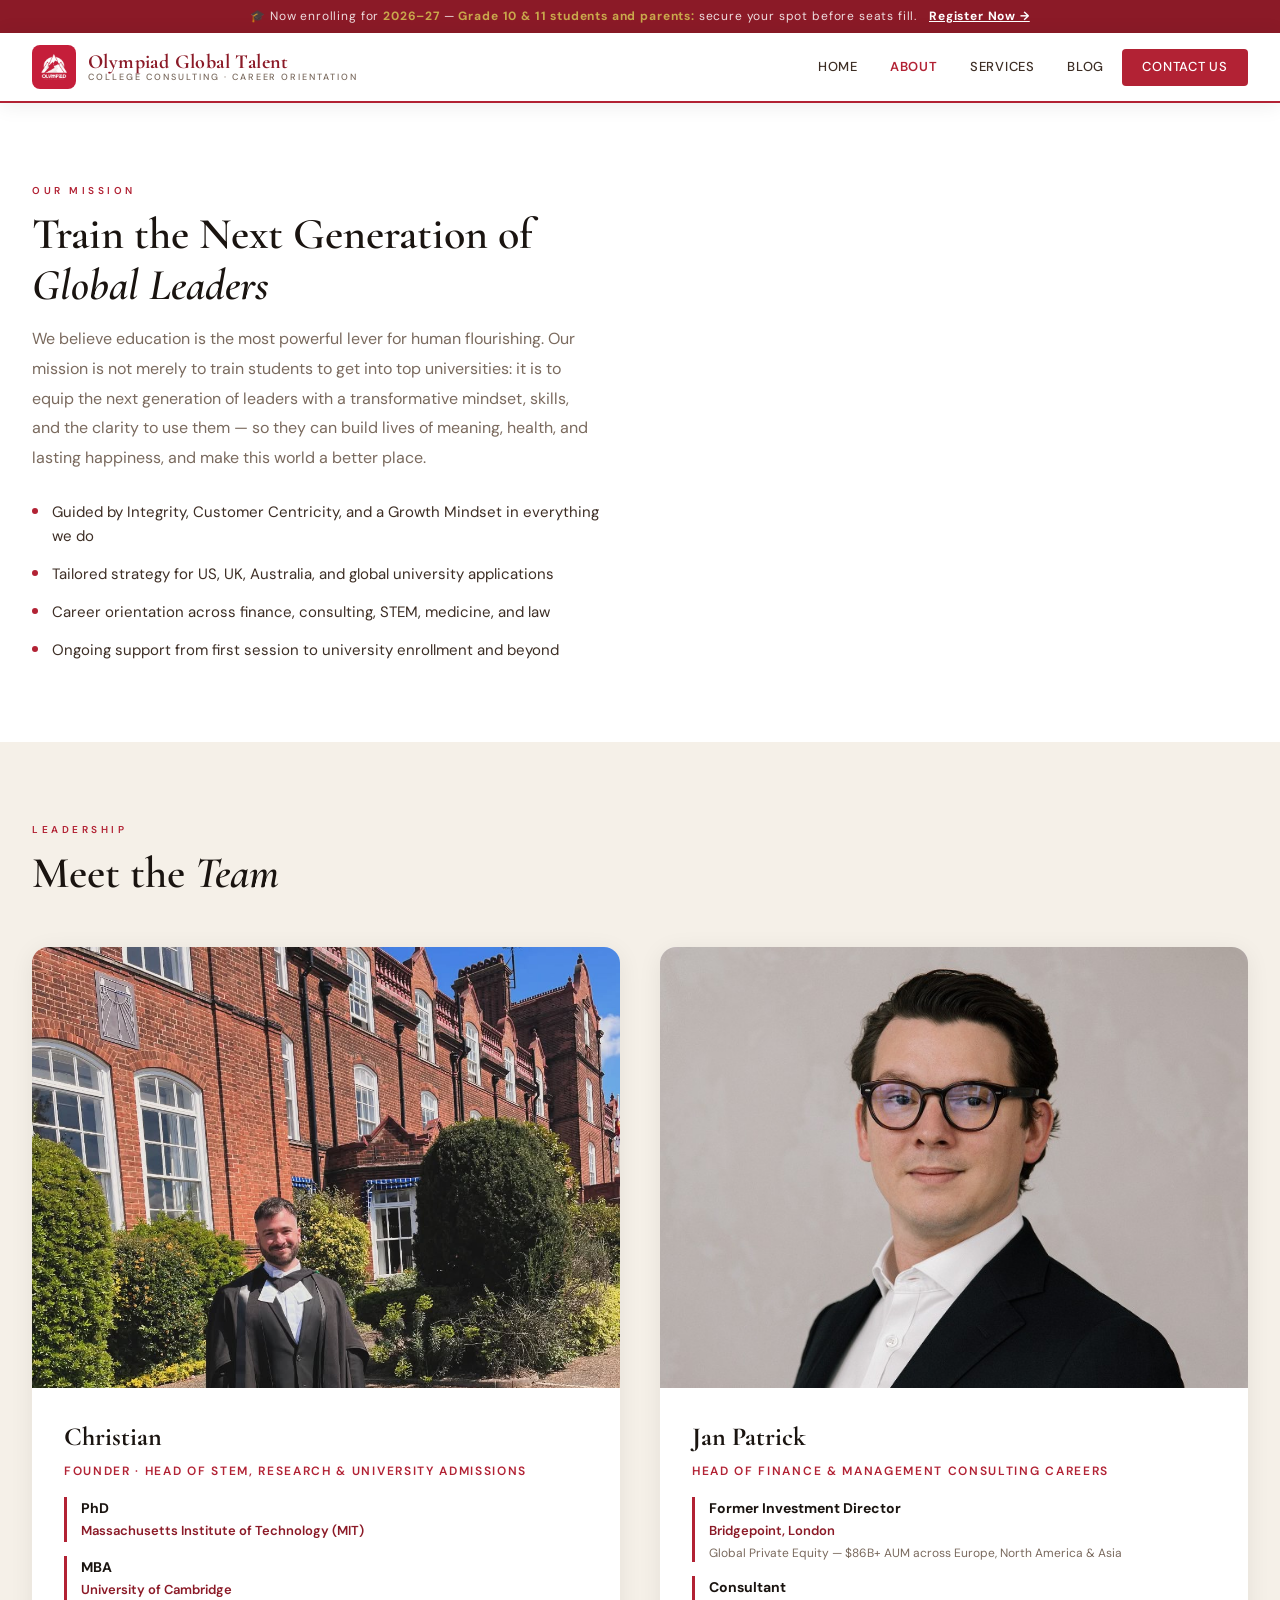
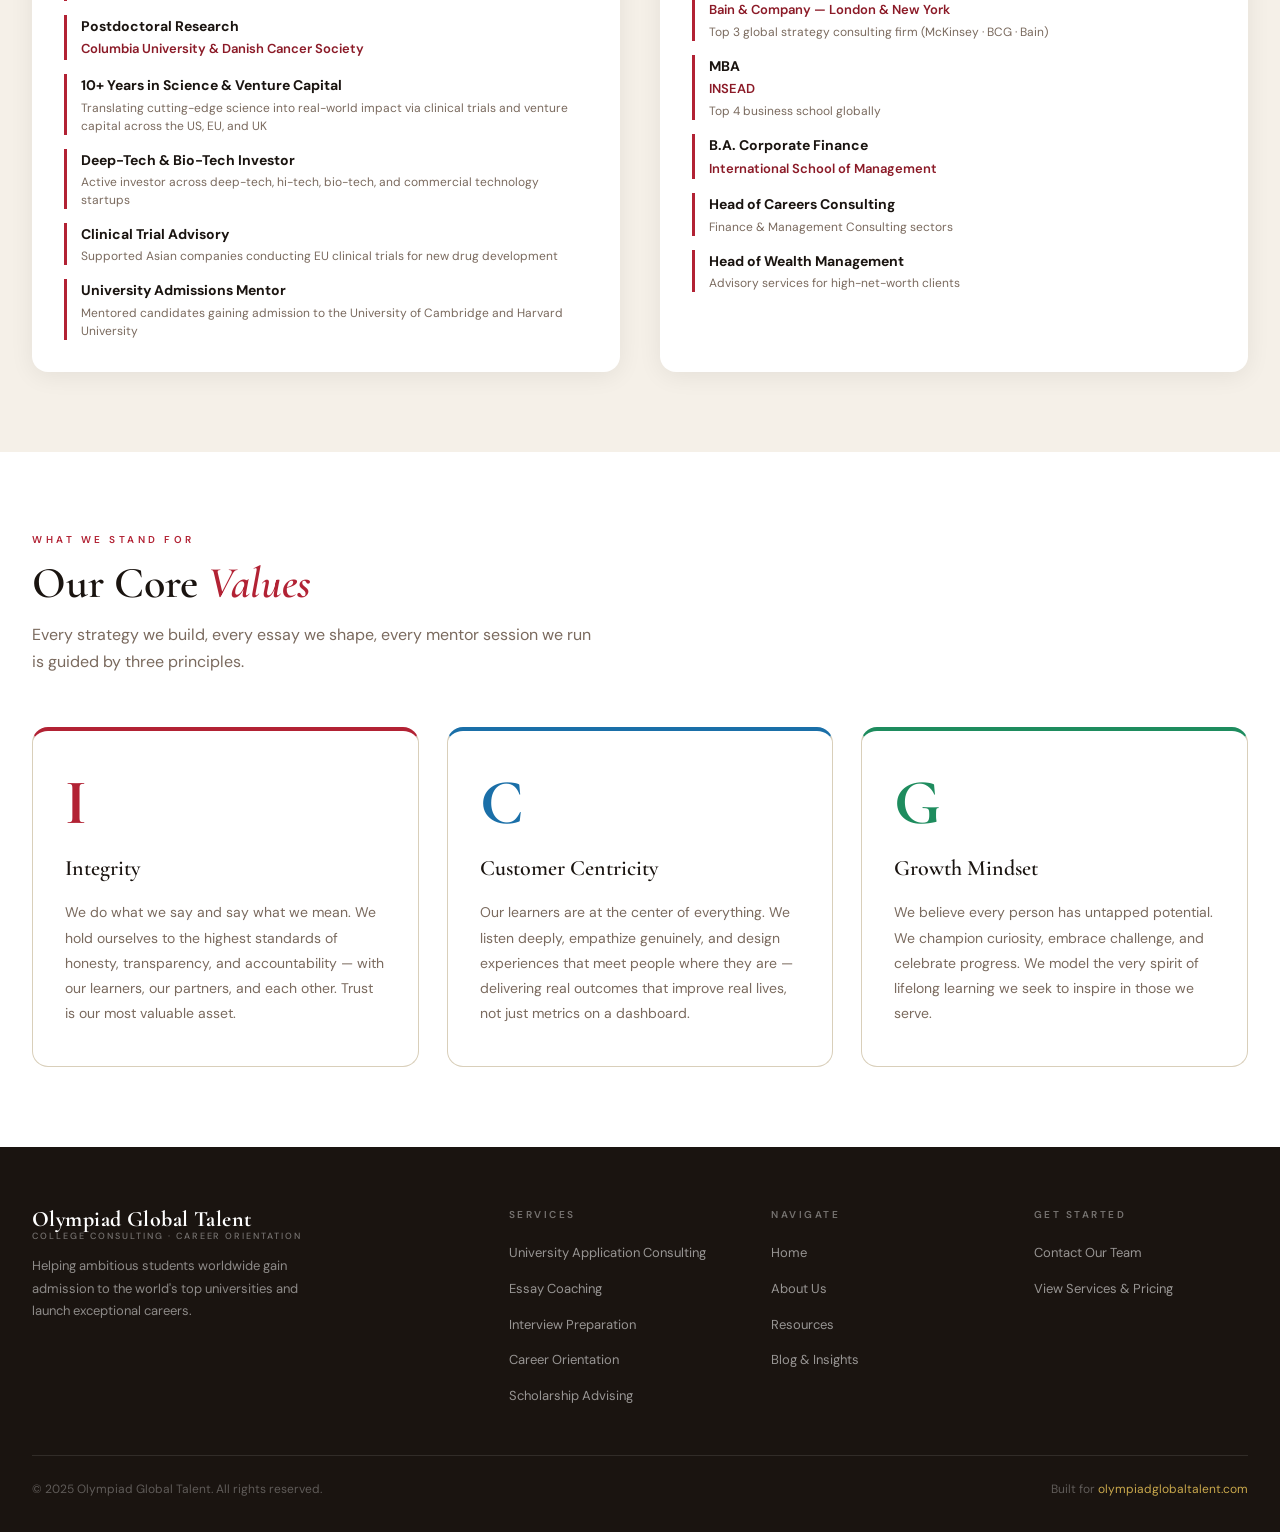
<file: about.html>
<!DOCTYPE html>
<html lang="en">
<head>
  <meta charset="UTF-8" />
  <meta name="viewport" content="width=device-width, initial-scale=1.0" />
  <title>About Us — Olympiad Global Talent</title>
  <link rel="preconnect" href="https://fonts.googleapis.com" />
  <link rel="preconnect" href="https://fonts.gstatic.com" crossorigin />
  <link href="https://fonts.googleapis.com/css2?family=Cormorant+Garamond:ital,wght@0,300;0,400;0,500;0,600;0,700;1,400;1,600&family=DM+Sans:wght@300;400;500;600&display=swap" rel="stylesheet" />
  <link rel="stylesheet" href="css/styles.css" />
</head>
<body>

<div id="nav-placeholder"></div>

<main>

  <!-- ══ OUR STORY ══ -->
  <section style="background:var(--white); padding-top:80px">
    <div class="container">
      <div class="about-grid">
        <div>
          <p class="section-label">Our Mission</p>
          <h2 class="section-title">Train the Next Generation of <em>Global Leaders</em></h2>
          <p style="font-size:16px;color:var(--muted);line-height:1.85;margin-bottom:20px;">
            We believe education is the most powerful lever for human flourishing. Our mission is not merely to train students to get into top universities: it is to equip the next generation of leaders with a transformative mindset, skills, and the clarity to use them — so they can build lives of meaning, health, and lasting happiness, and make this world a better place.
          </p>
          <ul class="value-list">
            <li>Guided by Integrity, Customer Centricity, and a Growth Mindset in everything we do</li>
            <li>Tailored strategy for US, UK, Australia, and global university applications</li>
            <li>Career orientation across finance, consulting, STEM, medicine, and law</li>
            <li>Ongoing support from first session to university enrollment and beyond</li>
          </ul>
        </div>
        </div>
      </div>
    </div>
  </section>

  <!-- ══ FOUNDERS ══ -->
  <section style="background:var(--beige)">
    <div class="container">
      <p class="section-label">Leadership</p>
      <h2 class="section-title">Meet the <em>Team</em></h2>
      <div class="founders-grid">

        <div class="founder-card">
          <div class="founder-img-wrap">
            <img src="images/Christian.jpg" alt="Christian — Founder, Olympiad Global Talent" class="founder-img" />
          </div>
          <div class="founder-body">
            <h3 class="founder-name">Christian</h3>
            <p class="founder-title">Founder · Head of STEM, Research &amp; University Admissions</p>
            <ul class="founder-credentials">
              <li>
                <span class="cred-role">PhD</span>
                <span class="cred-org">Massachusetts Institute of Technology (MIT)</span>
              </li>
              <li>
                <span class="cred-role">MBA</span>
                <span class="cred-org">University of Cambridge</span>
              </li>
              <li>
                <span class="cred-role">Postdoctoral Research</span>
                <span class="cred-org">Columbia University &amp; Danish Cancer Society</span>
              </li>
              <li>
                <span class="cred-role">10+ Years in Science &amp; Venture Capital</span>
                <span class="cred-detail">Translating cutting-edge science into real-world impact via clinical trials and venture capital across the US, EU, and UK</span>
              </li>
              <li>
                <span class="cred-role">Deep-Tech &amp; Bio-Tech Investor</span>
                <span class="cred-detail">Active investor across deep-tech, hi-tech, bio-tech, and commercial technology startups</span>
              </li>
              <li>
                <span class="cred-role">Clinical Trial Advisory</span>
                <span class="cred-detail">Supported Asian companies conducting EU clinical trials for new drug development</span>
              </li>
              <li>
                <span class="cred-role">University Admissions Mentor</span>
                <span class="cred-detail">Mentored candidates gaining admission to the University of Cambridge and Harvard University</span>
              </li>
            </ul>
          </div>
        </div>

        <div class="founder-card">
          <div class="founder-img-wrap">
            <img src="images/JanPatrick.jpeg" alt="Jan Patrick — Olympiad Global Talent" class="founder-img" />
          </div>
          <div class="founder-body">
            <h3 class="founder-name">Jan Patrick</h3>
            <p class="founder-title">Head of Finance &amp; Management Consulting Careers</p>
            <ul class="founder-credentials">
              <li>
                <span class="cred-role">Former Investment Director</span>
                <span class="cred-org">Bridgepoint, London</span>
                <span class="cred-detail">Global Private Equity — $86B+ AUM across Europe, North America &amp; Asia</span>
              </li>
              <li>
                <span class="cred-role">Consultant</span>
                <span class="cred-org">Bain &amp; Company — London &amp; New York</span>
                <span class="cred-detail">Top 3 global strategy consulting firm (McKinsey · BCG · Bain)</span>
              </li>
              <li>
                <span class="cred-role">MBA</span>
                <span class="cred-org">INSEAD</span>
                <span class="cred-detail">Top 4 business school globally</span>
              </li>
              <li>
                <span class="cred-role">B.A. Corporate Finance</span>
                <span class="cred-org">International School of Management</span>
              </li>
              <li>
                <span class="cred-role">Head of Careers Consulting</span>
                <span class="cred-detail">Finance &amp; Management Consulting sectors</span>
              </li>
              <li>
                <span class="cred-role">Head of Wealth Management</span>
                <span class="cred-detail">Advisory services for high-net-worth clients</span>
              </li>
            </ul>
          </div>
        </div>

      </div>
    </div>
  </section>

  <!-- ══ CORE VALUES ══ -->
  <section class="values-section">
    <div class="container">
      <p class="section-label">What We Stand For</p>
      <h2 class="section-title">Our Core <em>Values</em></h2>
      <p class="section-sub">Every strategy we build, every essay we shape, every mentor session we run is guided by three principles.</p>
      <div class="values-grid">

        <div class="value-card">
          <div class="value-letter">I</div>
          <h3 class="value-name">Integrity</h3>
          <p class="value-desc">We do what we say and say what we mean. We hold ourselves to the highest standards of honesty, transparency, and accountability — with our learners, our partners, and each other. Trust is our most valuable asset.</p>
        </div>

        <div class="value-card">
          <div class="value-letter">C</div>
          <h3 class="value-name">Customer Centricity</h3>
          <p class="value-desc">Our learners are at the center of everything. We listen deeply, empathize genuinely, and design experiences that meet people where they are — delivering real outcomes that improve real lives, not just metrics on a dashboard.</p>
        </div>

        <div class="value-card">
          <div class="value-letter">G</div>
          <h3 class="value-name">Growth Mindset</h3>
          <p class="value-desc">We believe every person has untapped potential. We champion curiosity, embrace challenge, and celebrate progress. We model the very spirit of lifelong learning we seek to inspire in those we serve.</p>
        </div>

      </div>
    </div>
  </section>

</main>

<div id="footer-placeholder"></div>

<script src="js/components.js"></script>
</body>
</html>
</file>
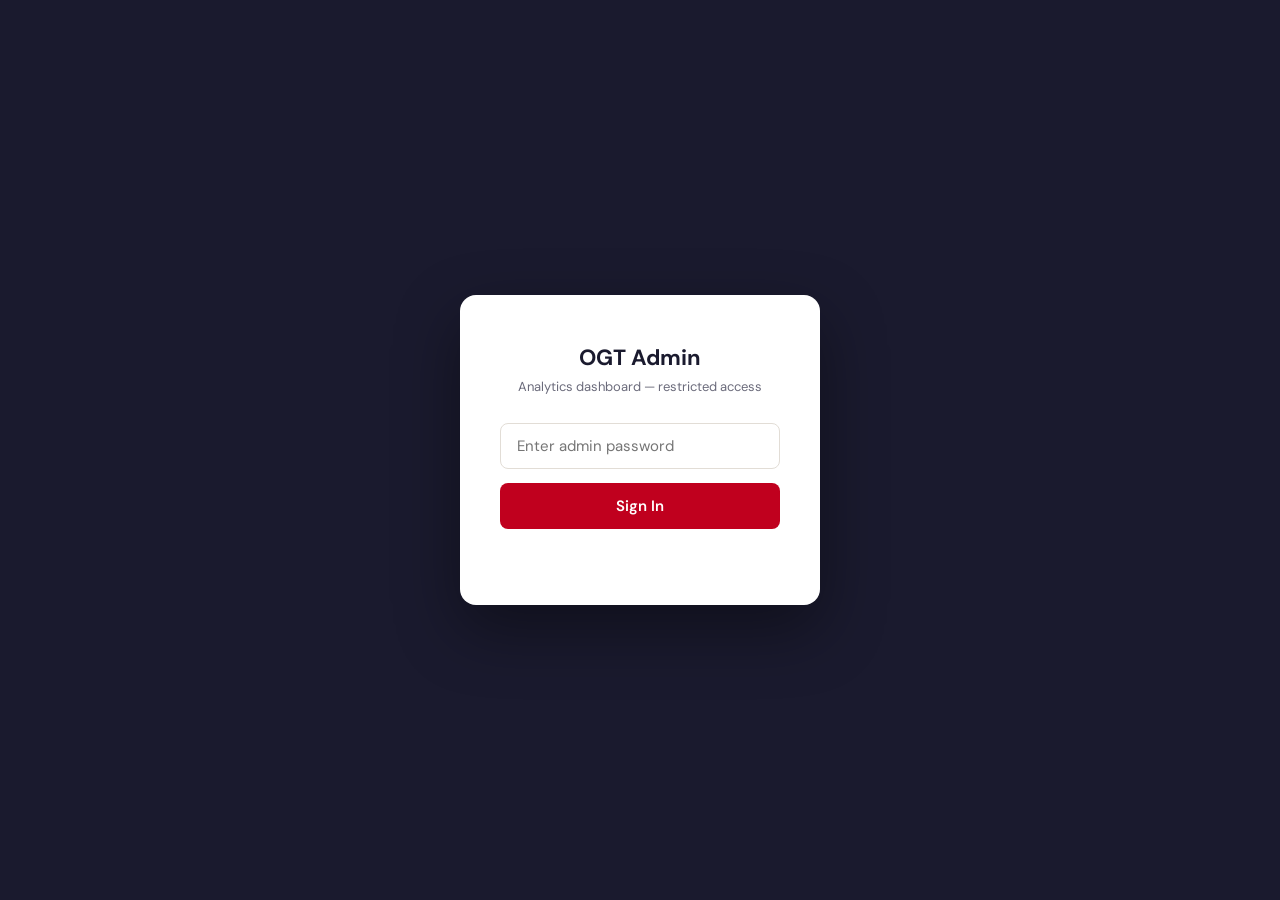
<file: admin.html>
<!DOCTYPE html>
<html lang="en">
<head>
  <meta charset="UTF-8" />
  <meta name="viewport" content="width=device-width, initial-scale=1.0" />
  <title>Admin Analytics — OGT</title>
  <meta name="robots" content="noindex, nofollow" />
  <link rel="preconnect" href="https://fonts.googleapis.com" />
  <link href="https://fonts.googleapis.com/css2?family=DM+Sans:wght@300;400;500;600&display=swap" rel="stylesheet" />
  <style>
    *, *::before, *::after { box-sizing: border-box; margin: 0; padding: 0; }
    :root {
      --red:   #c0001e;
      --ink:   #1a1a2e;
      --bg:    #f4f1ec;
      --white: #ffffff;
      --muted: #6b6b7b;
      --card:  #ffffff;
      --border:#e2ddd6;
      --green: #1a7f5a;
      --blue:  #1565c0;
    }
    body { font-family: 'DM Sans', sans-serif; background: var(--bg); color: var(--ink); font-size: 14px; }

    /* ── login gate ── */
    #login-screen {
      position: fixed; inset: 0;
      display: flex; align-items: center; justify-content: center;
      background: var(--ink); z-index: 9999;
    }
    .login-box {
      background: var(--white); border-radius: 16px;
      padding: 48px 40px; width: 360px; text-align: center;
      box-shadow: 0 24px 64px rgba(0,0,0,0.4);
    }
    .login-box h1 { font-size: 22px; margin-bottom: 6px; }
    .login-box p  { font-size: 13px; color: var(--muted); margin-bottom: 28px; }
    .login-box input {
      width: 100%; padding: 12px 16px; border: 1.5px solid var(--border);
      border-radius: 8px; font-size: 15px; margin-bottom: 14px;
      outline: none; font-family: inherit;
    }
    .login-box input:focus { border-color: var(--red); }
    .login-box button {
      width: 100%; padding: 13px; background: var(--red); color: #fff;
      border: none; border-radius: 8px; font-size: 15px; font-weight: 600;
      cursor: pointer; font-family: inherit;
    }
    .login-box button:hover { opacity: 0.9; }
    #login-error { color: var(--red); font-size: 13px; margin-top: 10px; min-height: 18px; }

    /* ── dashboard shell ── */
    #dashboard { display: none; }
    .dash-header {
      background: var(--ink); color: #fff;
      padding: 16px 32px; display: flex; align-items: center;
      justify-content: space-between; gap: 20px; position: sticky; top: 0; z-index: 100;
    }
    .dash-header h1 { font-size: 17px; font-weight: 600; letter-spacing: 0.04em; }
    .dash-header-actions { display: flex; gap: 10px; }
    .dash-btn {
      padding: 7px 18px; border-radius: 6px; font-size: 13px; font-weight: 600;
      cursor: pointer; font-family: inherit; border: none;
    }
    .dash-btn-outline { background: transparent; color: #fff; border: 1.5px solid rgba(255,255,255,0.3); }
    .dash-btn-outline:hover { border-color: #fff; }
    .dash-btn-danger  { background: var(--red); color: #fff; }
    .dash-btn-danger:hover { opacity: 0.85; }
    .dash-btn-export  { background: rgba(255,255,255,0.1); color: #fff; border: 1.5px solid rgba(255,255,255,0.2); }

    .dash-body { padding: 32px; max-width: 1400px; margin: 0 auto; }

    /* ── stat cards ── */
    .stat-grid { display: grid; grid-template-columns: repeat(auto-fill, minmax(180px, 1fr)); gap: 16px; margin-bottom: 32px; }
    .stat-card {
      background: var(--card); border-radius: 12px;
      padding: 22px 24px; border: 1px solid var(--border);
    }
    .stat-card .num { font-size: 32px; font-weight: 700; line-height: 1; }
    .stat-card .lbl { font-size: 12px; color: var(--muted); margin-top: 6px; font-weight: 500; letter-spacing: 0.06em; text-transform: uppercase; }
    .stat-card .num.red   { color: var(--red); }
    .stat-card .num.green { color: var(--green); }
    .stat-card .num.blue  { color: var(--blue); }

    /* ── section titles ── */
    .section-head { font-size: 13px; font-weight: 700; letter-spacing: 0.1em; text-transform: uppercase; color: var(--muted); margin-bottom: 14px; }

    /* ── two-col layout ── */
    .dash-row { display: grid; grid-template-columns: 1fr 1fr; gap: 20px; margin-bottom: 24px; }
    .dash-row.wide { grid-template-columns: 1fr; }

    /* ── tables ── */
    .dash-table-wrap { background: var(--card); border-radius: 12px; border: 1px solid var(--border); overflow: hidden; }
    table { width: 100%; border-collapse: collapse; }
    th { font-size: 11px; letter-spacing: 0.1em; text-transform: uppercase; color: var(--muted); padding: 12px 16px; text-align: left; background: var(--bg); border-bottom: 1px solid var(--border); font-weight: 600; white-space: nowrap; }
    td { padding: 10px 16px; border-bottom: 1px solid var(--border); vertical-align: middle; }
    tr:last-child td { border-bottom: none; }
    tr:hover td { background: #faf9f7; }
    .pill { display: inline-block; padding: 2px 10px; border-radius: 999px; font-size: 11px; font-weight: 600; }
    .pill-desktop { background: #e8f0fe; color: var(--blue); }
    .pill-mobile  { background: #fce8e6; color: var(--red); }
    .pill-tablet  { background: #e6f4ea; color: var(--green); }
    .td-muted { color: var(--muted); font-size: 12px; }
    .td-trunc { max-width: 220px; overflow: hidden; text-overflow: ellipsis; white-space: nowrap; }

    /* ── heatmap canvas ── */
    .heatmap-wrap {
      background: var(--card); border-radius: 12px; border: 1px solid var(--border);
      padding: 20px;
    }
    .heatmap-controls { display: flex; gap: 10px; margin-bottom: 14px; align-items: center; flex-wrap: wrap; }
    .heatmap-controls select, .heatmap-controls label {
      padding: 7px 12px; border-radius: 6px; border: 1.5px solid var(--border);
      font-family: inherit; font-size: 13px; background: var(--bg); cursor: pointer;
    }
    #heatmap-canvas { width: 100%; border-radius: 8px; background: #f8f7f5; display: block; }
    .heatmap-legend { display: flex; align-items: center; gap: 8px; margin-top: 10px; font-size: 12px; color: var(--muted); }
    .heatmap-legend-bar { width: 120px; height: 10px; border-radius: 999px; background: linear-gradient(to right, rgba(0,120,255,0.2), rgba(255,50,50,0.9)); }

    /* ── bar chart ── */
    .bar-list { display: flex; flex-direction: column; gap: 10px; }
    .bar-row { display: flex; align-items: center; gap: 10px; }
    .bar-label { width: 130px; font-size: 12px; color: var(--ink); white-space: nowrap; overflow: hidden; text-overflow: ellipsis; flex-shrink: 0; }
    .bar-track { flex: 1; height: 10px; background: var(--bg); border-radius: 999px; overflow: hidden; }
    .bar-fill  { height: 100%; background: var(--red); border-radius: 999px; transition: width 0.6s ease; }
    .bar-count { width: 32px; text-align: right; font-size: 12px; color: var(--muted); }

    /* ── empty state ── */
    .empty { padding: 40px 20px; text-align: center; color: var(--muted); font-size: 13px; }

    /* ── tabs ── */
    .table-tabs { display: flex; gap: 2px; margin-bottom: 0; border-bottom: 1px solid var(--border); padding: 0 4px; }
    .table-tab  { padding: 10px 18px; font-size: 13px; font-weight: 600; color: var(--muted); cursor: pointer; border-bottom: 3px solid transparent; margin-bottom: -1px; }
    .table-tab.active { color: var(--red); border-bottom-color: var(--red); }

    .back-link { font-size: 13px; color: rgba(255,255,255,0.6); text-decoration: none; }
    .back-link:hover { color: #fff; }

    @media (max-width: 800px) {
      .dash-row { grid-template-columns: 1fr; }
      .dash-body { padding: 16px; }
      .stat-grid { grid-template-columns: repeat(2, 1fr); }
    }
  </style>
</head>
<body>

<!-- ══ LOGIN GATE ══ -->
<div id="login-screen">
  <div class="login-box">
    <h1>OGT Admin</h1>
    <p>Analytics dashboard — restricted access</p>
    <input type="password" id="pw-input" placeholder="Enter admin password" autocomplete="current-password" />
    <button onclick="attemptLogin()">Sign In</button>
    <div id="login-error"></div>
  </div>
</div>

<!-- ══ DASHBOARD ══ -->
<div id="dashboard">

  <div class="dash-header">
    <div style="display:flex;align-items:center;gap:20px">
      <h1>📊 OGT Analytics</h1>
      <a href="index.html" class="back-link">← Back to site</a>
    </div>
    <div class="dash-header-actions">
      <button class="dash-btn dash-btn-export" onclick="exportData()">Export JSON</button>
      <button class="dash-btn dash-btn-danger" onclick="clearData()">Clear Data</button>
    </div>
  </div>

  <div class="dash-body">

    <!-- Stat cards -->
    <div class="stat-grid" id="stat-grid"></div>

    <!-- Top pages + Devices -->
    <div class="dash-row">
      <div>
        <div class="section-head">Top Pages</div>
        <div class="dash-table-wrap">
          <div id="top-pages" style="padding:16px 20px"></div>
        </div>
      </div>
      <div>
        <div class="section-head">Devices &amp; Browsers</div>
        <div class="dash-table-wrap">
          <div id="device-breakdown" style="padding:16px 20px"></div>
        </div>
      </div>
    </div>

    <!-- Heatmap -->
    <div class="dash-row wide" style="margin-bottom:24px">
      <div class="section-head">Click &amp; Pointer Heatmap</div>
      <div class="heatmap-wrap">
        <div class="heatmap-controls">
          <select id="heatmap-page" onchange="renderHeatmap()"><option value="all">All pages</option></select>
          <label style="display:flex;align-items:center;gap:6px;border:none;padding:0">
            <input type="checkbox" id="heatmap-moves" onchange="renderHeatmap()" />
            Show pointer movement
          </label>
          <label style="display:flex;align-items:center;gap:6px;border:none;padding:0">
            <input type="checkbox" id="heatmap-clicks" checked onchange="renderHeatmap()" />
            Show clicks
          </label>
        </div>
        <canvas id="heatmap-canvas" width="900" height="500"></canvas>
        <div class="heatmap-legend">
          <span>Low</span>
          <div class="heatmap-legend-bar"></div>
          <span>High activity</span>
        </div>
      </div>
    </div>

    <!-- Sessions + Clicks tables -->
    <div class="dash-row wide">
      <div class="section-head">Activity Log</div>
      <div class="dash-table-wrap">
        <div class="table-tabs">
          <div class="table-tab active" onclick="switchTab('sessions', this)">Sessions</div>
          <div class="table-tab" onclick="switchTab('clicks', this)">Clicks</div>
        </div>

        <div id="tab-sessions">
          <table>
            <thead>
              <tr>
                <th>Time</th>
                <th>Page</th>
                <th>Device</th>
                <th>Browser</th>
                <th>OS</th>
                <th>Screen</th>
                <th>Duration</th>
                <th>Scroll</th>
                <th>Clicks</th>
                <th>Referrer</th>
              </tr>
            </thead>
            <tbody id="sessions-tbody"></tbody>
          </table>
        </div>

        <div id="tab-clicks" style="display:none">
          <table>
            <thead>
              <tr>
                <th>Time</th>
                <th>Page</th>
                <th>Element</th>
                <th>Text / Label</th>
                <th>Link</th>
                <th>Position (x%, y%)</th>
              </tr>
            </thead>
            <tbody id="clicks-tbody"></tbody>
          </table>
        </div>
      </div>
    </div>

  </div><!-- /dash-body -->
</div><!-- /dashboard -->

<script>
/* ════════════════════════════════════════════
   ADMIN AUTHENTICATION
   Change ADMIN_PASSWORD below to your own.
   ════════════════════════════════════════════ */
const ADMIN_PASSWORD = 'olympiad2026';
const AUTH_KEY = 'ogt_admin_auth';

function attemptLogin() {
  const pw = document.getElementById('pw-input').value;
  if (pw === ADMIN_PASSWORD) {
    sessionStorage.setItem(AUTH_KEY, '1');
    document.getElementById('login-screen').style.display = 'none';
    document.getElementById('dashboard').style.display = 'block';
    renderDashboard();
  } else {
    document.getElementById('login-error').textContent = 'Incorrect password.';
    document.getElementById('pw-input').value = '';
  }
}
document.getElementById('pw-input').addEventListener('keydown', function(e) {
  if (e.key === 'Enter') attemptLogin();
});
/* Auto-login if session already authenticated */
if (sessionStorage.getItem(AUTH_KEY) === '1') {
  document.getElementById('login-screen').style.display = 'none';
  document.getElementById('dashboard').style.display = 'block';
}

/* ════════════════════════════════════════════
   DATA HELPERS
   ════════════════════════════════════════════ */
const STORE_KEY = 'ogt_analytics';
function getData() {
  try { return JSON.parse(localStorage.getItem(STORE_KEY) || 'null') || { sessions: [], clicks: [], moves: [] }; }
  catch (_) { return { sessions: [], clicks: [], moves: [] }; }
}

function fmt(iso) {
  if (!iso) return '—';
  const d = new Date(iso);
  return d.toLocaleDateString() + ' ' + d.toLocaleTimeString([], { hour: '2-digit', minute: '2-digit' });
}
function fmtDur(s) {
  if (!s) return '—';
  if (s < 60) return s + 's';
  return Math.floor(s/60) + 'm ' + (s%60) + 's';
}
function avg(arr) { return arr.length ? Math.round(arr.reduce((a,b)=>a+b,0)/arr.length) : 0; }

/* ════════════════════════════════════════════
   RENDER DASHBOARD
   ════════════════════════════════════════════ */
function renderDashboard() {
  const d = getData();
  const sessions = [...d.sessions].reverse(); /* newest first */
  const clicks   = [...d.clicks].reverse();

  /* ── stat cards ── */
  const totalVisits   = sessions.length;
  const totalClicks   = d.clicks.length;
  const avgDuration   = avg(sessions.filter(s=>s.duration).map(s=>s.duration));
  const avgScroll     = avg(sessions.filter(s=>s.scrollDepth).map(s=>s.scrollDepth));
  const mobileCount   = sessions.filter(s=>s.device==='Mobile').length;
  const uniquePages   = new Set(sessions.map(s=>s.page)).size;

  const stats = [
    { num: totalVisits,         lbl: 'Total Sessions',       cls: 'red'   },
    { num: totalClicks,         lbl: 'Total Clicks',         cls: 'blue'  },
    { num: uniquePages,         lbl: 'Unique Pages',         cls: ''      },
    { num: fmtDur(avgDuration), lbl: 'Avg Session Duration', cls: 'green' },
    { num: avgScroll + '%',     lbl: 'Avg Scroll Depth',     cls: ''      },
    { num: mobileCount,         lbl: 'Mobile Visitors',      cls: ''      },
    { num: d.moves.length,      lbl: 'Pointer Samples',      cls: ''      },
  ];
  document.getElementById('stat-grid').innerHTML = stats.map(s =>
    `<div class="stat-card"><div class="num ${s.cls}">${s.num}</div><div class="lbl">${s.lbl}</div></div>`
  ).join('');

  /* ── top pages ── */
  const pageCounts = {};
  sessions.forEach(s => { pageCounts[s.page] = (pageCounts[s.page]||0)+1; });
  const pageArr = Object.entries(pageCounts).sort((a,b)=>b[1]-a[1]);
  const maxP = pageArr[0]?.[1] || 1;
  document.getElementById('top-pages').innerHTML = pageArr.length
    ? `<div class="bar-list">${pageArr.map(([p,c])=>`
        <div class="bar-row">
          <div class="bar-label">${p||'index.html'}</div>
          <div class="bar-track"><div class="bar-fill" style="width:${Math.round(c/maxP*100)}%"></div></div>
          <div class="bar-count">${c}</div>
        </div>`).join('')}</div>`
    : '<div class="empty">No data yet</div>';

  /* ── device breakdown ── */
  const deviceCounts = {}; const browserCounts = {};
  sessions.forEach(s => {
    deviceCounts[s.device]   = (deviceCounts[s.device]||0)+1;
    browserCounts[s.browser] = (browserCounts[s.browser]||0)+1;
  });
  const devArr = Object.entries(deviceCounts).sort((a,b)=>b[1]-a[1]);
  const brArr  = Object.entries(browserCounts).sort((a,b)=>b[1]-a[1]);
  const maxB = Math.max(...brArr.map(x=>x[1]), 1);
  document.getElementById('device-breakdown').innerHTML = devArr.length ? `
    <div style="margin-bottom:16px">${devArr.map(([d,c])=>`
      <span class="pill pill-${d.toLowerCase()}" style="margin:2px">${d}: ${c}</span>`).join('')}
    </div>
    <div class="bar-list">${brArr.map(([b,c])=>`
      <div class="bar-row">
        <div class="bar-label">${b}</div>
        <div class="bar-track"><div class="bar-fill" style="width:${Math.round(c/maxB*100)}%"></div></div>
        <div class="bar-count">${c}</div>
      </div>`).join('')}</div>`
    : '<div class="empty">No data yet</div>';

  /* ── sessions table ── */
  document.getElementById('sessions-tbody').innerHTML = sessions.length
    ? sessions.slice(0, 200).map(s => `
        <tr>
          <td class="td-muted">${fmt(s.ts)}</td>
          <td>${s.page||'—'}</td>
          <td><span class="pill pill-${(s.device||'desktop').toLowerCase()}">${s.device||'—'}</span></td>
          <td>${s.browser||'—'}</td>
          <td>${s.os||'—'}</td>
          <td class="td-muted">${s.screen||'—'}</td>
          <td>${fmtDur(s.duration)}</td>
          <td>${s.scrollDepth != null ? s.scrollDepth+'%' : '—'}</td>
          <td>${s.clickCount||0}</td>
          <td class="td-trunc td-muted">${s.referrer||'(direct)'}</td>
        </tr>`).join('')
    : '<tr><td colspan="10" class="empty">No sessions recorded yet.</td></tr>';

  /* ── clicks table ── */
  document.getElementById('clicks-tbody').innerHTML = clicks.length
    ? clicks.slice(0, 300).map(c => `
        <tr>
          <td class="td-muted">${fmt(c.ts)}</td>
          <td>${c.page||'—'}</td>
          <td><code style="font-size:11px;background:#f0ede8;padding:2px 6px;border-radius:4px">&lt;${c.tag||'?'}&gt;</code></td>
          <td class="td-trunc">${c.text||'—'}</td>
          <td class="td-trunc td-muted">${c.href||'—'}</td>
          <td class="td-muted">${c.xPct}%, ${c.yPct}%</td>
        </tr>`).join('')
    : '<tr><td colspan="6" class="empty">No clicks recorded yet.</td></tr>';

  /* ── populate heatmap page selector ── */
  const allPages = [...new Set([...d.clicks.map(c=>c.page), ...d.moves.map(m=>m.page)])].sort();
  const sel = document.getElementById('heatmap-page');
  sel.innerHTML = '<option value="all">All pages</option>' +
    allPages.map(p=>`<option value="${p}">${p}</option>`).join('');

  renderHeatmap();
}

/* ════════════════════════════════════════════
   HEATMAP RENDERER
   ════════════════════════════════════════════ */
function renderHeatmap() {
  const canvas  = document.getElementById('heatmap-canvas');
  const ctx     = canvas.getContext('2d');
  const W = canvas.width, H = canvas.height;
  const filterPage  = document.getElementById('heatmap-page').value;
  const showMoves   = document.getElementById('heatmap-moves').checked;
  const showClicks  = document.getElementById('heatmap-clicks').checked;
  const d = getData();

  ctx.clearRect(0, 0, W, H);

  /* background grid */
  ctx.fillStyle = '#f8f7f5';
  ctx.fillRect(0, 0, W, H);
  ctx.strokeStyle = '#e8e4de';
  ctx.lineWidth = 1;
  for (let x = 0; x <= W; x += W/10) { ctx.beginPath(); ctx.moveTo(x,0); ctx.lineTo(x,H); ctx.stroke(); }
  for (let y = 0; y <= H; y += H/10) { ctx.beginPath(); ctx.moveTo(0,y); ctx.lineTo(W,y); ctx.stroke(); }
  ctx.fillStyle = '#ccc'; ctx.font = '12px DM Sans'; ctx.textAlign = 'center';
  ctx.fillText('← viewport width →', W/2, H - 6);

  /* plot function */
  function plotPoints(points, color, radius, alpha) {
    points.forEach(p => {
      const x = (p.xPct / 100) * W;
      const y = (p.yPct / 100) * H;
      const grad = ctx.createRadialGradient(x, y, 0, x, y, radius);
      grad.addColorStop(0, color.replace('ALPHA', alpha.toString()));
      grad.addColorStop(1, color.replace('ALPHA', '0'));
      ctx.fillStyle = grad;
      ctx.beginPath(); ctx.arc(x, y, radius, 0, Math.PI*2); ctx.fill();
    });
  }

  if (showMoves) {
    const moves = filterPage === 'all' ? d.moves : d.moves.filter(m=>m.page===filterPage);
    plotPoints(moves, 'rgba(0,120,255,ALPHA)', 18, 0.18);
  }
  if (showClicks) {
    const clicks = filterPage === 'all' ? d.clicks : d.clicks.filter(c=>c.page===filterPage);
    plotPoints(clicks, 'rgba(220,30,30,ALPHA)', 28, 0.55);
    /* dot on exact click position */
    clicks.forEach(c => {
      ctx.fillStyle = 'rgba(200,0,0,0.85)';
      ctx.beginPath(); ctx.arc((c.xPct/100)*W, (c.yPct/100)*H, 3, 0, Math.PI*2); ctx.fill();
    });
  }

  if (!showMoves && !showClicks) {
    ctx.fillStyle = '#aaa'; ctx.font = '14px DM Sans'; ctx.textAlign = 'center';
    ctx.fillText('Enable clicks or movement above to see the heatmap', W/2, H/2);
  }
}

/* ════════════════════════════════════════════
   TAB SWITCHER
   ════════════════════════════════════════════ */
function switchTab(name, el) {
  document.querySelectorAll('.table-tab').forEach(t=>t.classList.remove('active'));
  el.classList.add('active');
  document.getElementById('tab-sessions').style.display = name==='sessions'?'block':'none';
  document.getElementById('tab-clicks').style.display   = name==='clicks'?'block':'none';
}

/* ════════════════════════════════════════════
   UTILITIES
   ════════════════════════════════════════════ */
function exportData() {
  const d = getData();
  const blob = new Blob([JSON.stringify(d, null, 2)], { type: 'application/json' });
  const a = document.createElement('a');
  a.href = URL.createObjectURL(blob);
  a.download = 'ogt-analytics-' + new Date().toISOString().slice(0,10) + '.json';
  a.click();
}

function clearData() {
  if (!confirm('Delete all analytics data? This cannot be undone.')) return;
  localStorage.removeItem(STORE_KEY);
  renderDashboard();
}

/* Render if already logged in */
if (sessionStorage.getItem(AUTH_KEY) === '1') renderDashboard();
</script>
</body>
</html>
</file>
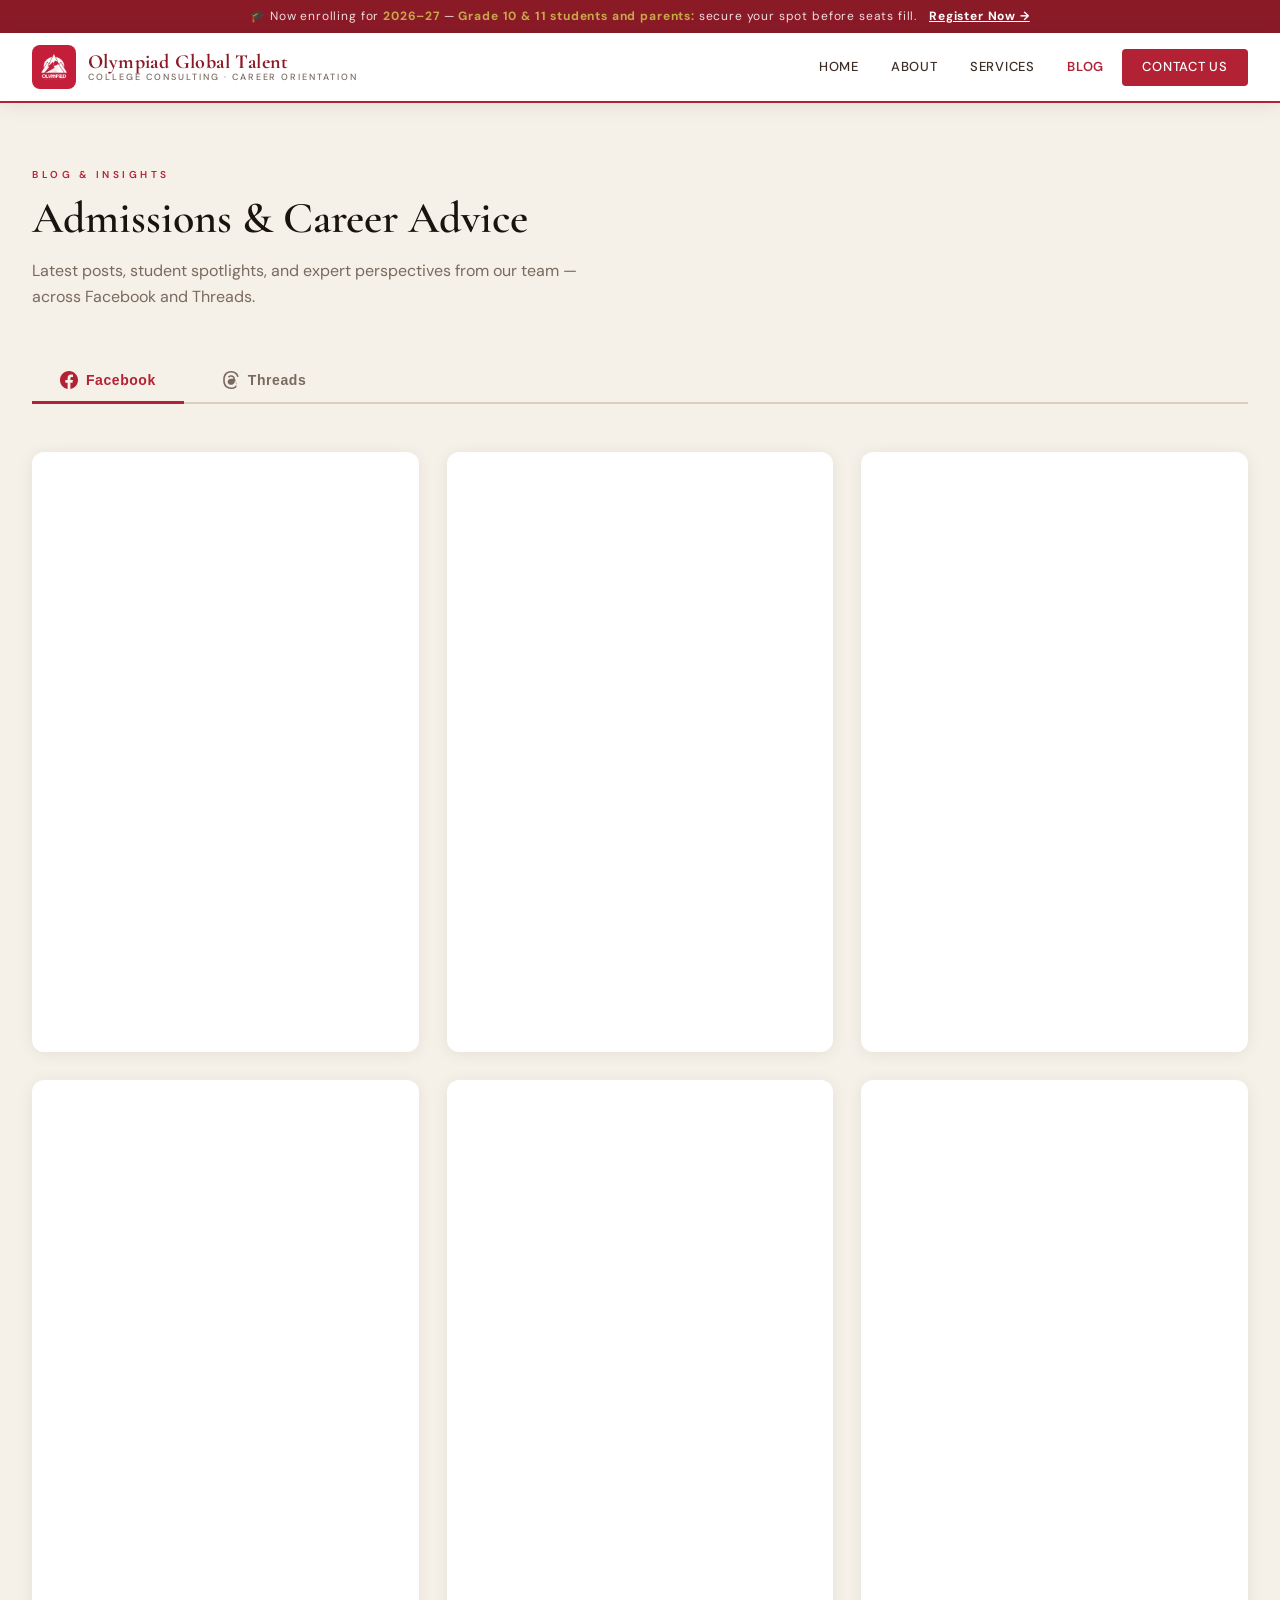
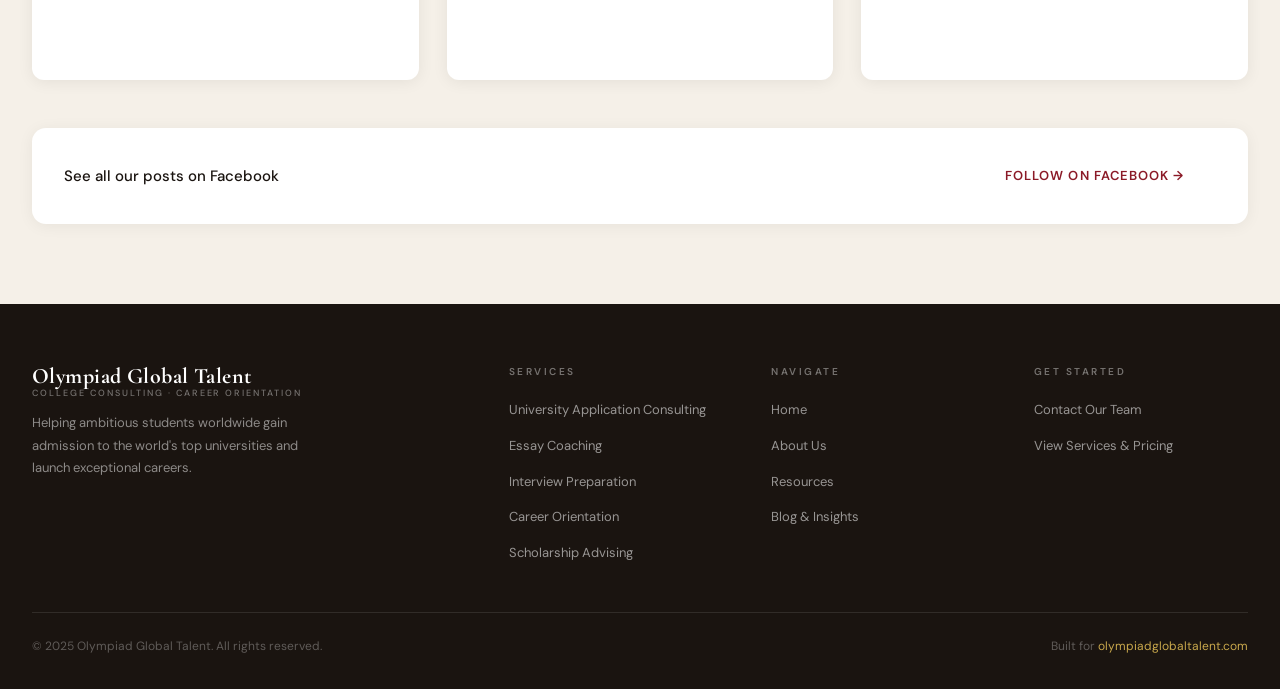
<file: blog.html>
<!DOCTYPE html>
<html lang="en">
<head>
  <meta charset="UTF-8" />
  <meta name="viewport" content="width=device-width, initial-scale=1.0" />
  <title>Blog & Insights — Olympiad Global Talent</title>
  <link rel="preconnect" href="https://fonts.googleapis.com" />
  <link rel="preconnect" href="https://fonts.gstatic.com" crossorigin />
  <link href="https://fonts.googleapis.com/css2?family=Cormorant+Garamond:ital,wght@0,300;0,400;0,500;0,600;0,700;1,400;1,600&family=DM+Sans:wght@300;400;500;600&display=swap" rel="stylesheet" />
  <link rel="stylesheet" href="css/styles.css" />
</head>
<body>

<div id="nav-placeholder"></div>

<main>

  <!-- ══ BLOG HERO ══ -->
  <section class="blog-hero">
    <div class="container">
      <p class="section-label">Blog & Insights</p>
      <h2 class="section-title">Admissions & Career Advice</h2>
      <p class="section-sub">Latest posts, student spotlights, and expert perspectives from our team — across Facebook and Threads.</p>

      <!-- Platform tabs -->
      <div class="blog-tabs" role="tablist">
        <button class="blog-tab active" data-tab="facebook" role="tab" aria-selected="true">
          <svg width="18" height="18" viewBox="0 0 24 24" fill="currentColor"><path d="M24 12.073C24 5.405 18.627 0 12 0S0 5.405 0 12.073C0 18.1 4.388 23.094 10.125 24v-8.437H7.078v-3.49h3.047V9.41c0-3.025 1.792-4.697 4.533-4.697 1.312 0 2.686.235 2.686.235v2.97h-1.513c-1.491 0-1.956.93-1.956 1.886v2.269h3.328l-.532 3.49h-2.796V24C19.612 23.094 24 18.1 24 12.073z"/></svg>
          Facebook
        </button>
        <button class="blog-tab" data-tab="threads" role="tab" aria-selected="false">
          <svg width="18" height="18" viewBox="0 0 192 192" fill="currentColor"><path d="M141.537 88.988a66.667 66.667 0 0 0-2.518-1.143c-1.482-27.307-16.403-42.94-41.457-43.1h-.34c-14.986 0-27.449 6.396-35.12 18.036l13.779 9.452c5.73-8.695 14.724-10.548 21.348-10.548h.229c8.249.053 14.474 2.452 18.503 7.129 2.932 3.405 4.893 8.111 5.864 14.05-7.314-1.243-15.224-1.626-23.68-1.14-23.82 1.371-39.134 15.264-38.105 34.568.522 9.792 5.4 18.216 13.735 23.719 7.047 4.652 16.124 6.927 25.557 6.412 12.458-.683 22.231-5.436 29.049-14.127 5.178-6.6 8.453-15.153 9.899-25.93 5.937 3.583 10.337 8.298 12.767 13.966 4.132 9.635 4.373 25.468-8.546 38.376-11.319 11.308-24.925 16.2-45.488 16.351-22.809-.169-40.06-7.484-51.275-21.742C35.236 139.966 29.808 120.682 29.605 96c.203-24.682 5.631-43.966 16.133-57.317C56.954 24.425 74.205 17.11 97.014 16.94c22.975.17 40.526 7.52 52.171 21.847 5.71 7.026 9.988 15.932 12.787 26.389l16.226-4.327c-3.46-12.853-8.842-23.93-16.114-33.019C147.425 10.537 125.798 1.197 97.07 1L96.93 1C68.28 1.197 46.885 10.568 32.256 27.983 19.276 43.56 12.553 65.3 12.328 96v.08c.224 30.7 6.947 52.44 19.927 68.017C46.885 181.432 68.28 190.803 96.93 191h.14c25.579-.174 43.586-6.876 58.376-21.652 19.555-19.54 18.rack-27.731 12.292-44.436-4.693-12.899-13.708-22.505-26.201-27.924zM98.44 135.17c-10.405.588-21.24-4.102-21.82-14.137-.424-7.933 5.651-16.79 24.062-17.848 2.103-.121 4.17-.179 6.204-.179 6.585 0 12.739.638 18.377 1.864-2.092 26.048-16.18 29.712-26.823 30.3z"/></svg>
          Threads
        </button>
      </div>
    </div>
  </section>

  <!-- ══ FACEBOOK POSTS ══ -->
  <section class="blog-platform-section" id="tab-facebook">
    <div class="container">

      <div class="blog-posts-grid">

        <iframe class="fb-iframe-post" loading="lazy"
          src="https://www.facebook.com/plugins/post.php?href=https%3A%2F%2Fwww.facebook.com%2Fshare%2Fp%2F1EFNDdS1Lg%2F&show_text=true&width=500"
          width="500" height="600" scrolling="no" frameborder="0"
          allow="autoplay; clipboard-write; encrypted-media; picture-in-picture; web-share"></iframe>

        <iframe class="fb-iframe-post" loading="lazy"
          src="https://www.facebook.com/plugins/post.php?href=https%3A%2F%2Fwww.facebook.com%2Fshare%2Fp%2F1D7bYwgNcf%2F&show_text=true&width=500"
          width="500" height="600" scrolling="no" frameborder="0"
          allow="autoplay; clipboard-write; encrypted-media; picture-in-picture; web-share"></iframe>

        <iframe class="fb-iframe-post" loading="lazy"
          src="https://www.facebook.com/plugins/post.php?href=https%3A%2F%2Fwww.facebook.com%2Fshare%2Fp%2F1EDAc6E45j%2F&show_text=true&width=500"
          width="500" height="600" scrolling="no" frameborder="0"
          allow="autoplay; clipboard-write; encrypted-media; picture-in-picture; web-share"></iframe>

        <iframe class="fb-iframe-post" loading="lazy"
          src="https://www.facebook.com/plugins/post.php?href=https%3A%2F%2Fwww.facebook.com%2Fshare%2Fp%2F1CGPxGmHiV%2F&show_text=true&width=500"
          width="500" height="600" scrolling="no" frameborder="0"
          allow="autoplay; clipboard-write; encrypted-media; picture-in-picture; web-share"></iframe>

        <iframe class="fb-iframe-post" loading="lazy"
          src="https://www.facebook.com/plugins/post.php?href=https%3A%2F%2Fwww.facebook.com%2Fshare%2Fp%2F1AodZSZc1U%2F&show_text=true&width=500"
          width="500" height="600" scrolling="no" frameborder="0"
          allow="autoplay; clipboard-write; encrypted-media; picture-in-picture; web-share"></iframe>

        <iframe class="fb-iframe-post" loading="lazy"
          src="https://www.facebook.com/plugins/post.php?href=https%3A%2F%2Fwww.facebook.com%2Fshare%2Fp%2F1DYQt3f92V%2F&show_text=true&width=500"
          width="500" height="600" scrolling="no" frameborder="0"
          allow="autoplay; clipboard-write; encrypted-media; picture-in-picture; web-share"></iframe>

      </div>

      <div class="blog-follow-bar">
        <span>See all our posts on Facebook</span>
        <a href="https://www.facebook.com/olympiadglobaltalentandwealthstrategy" target="_blank" rel="noopener" class="btn-primary">Follow on Facebook →</a>
      </div>

    </div>
  </section>

  <!-- ══ THREADS POSTS ══ -->
  <section class="blog-platform-section" id="tab-threads" style="display:none">
    <div class="container">

      <div class="blog-posts-grid">

        <a class="threads-card" href="https://www.threads.net/@olympiadglobaltalent/post/DWOqZ_6kegv" target="_blank" rel="noopener">
          <div class="threads-card-header">
            <div class="threads-avatar"><img src="images/oly_logo.jpg" alt="OGT" /></div>
            <div>
              <div class="threads-handle">@olympiadglobaltalent</div>
              <div class="threads-platform">Threads</div>
            </div>
            <svg class="threads-icon" viewBox="0 0 192 192" fill="currentColor"><path d="M141.537 88.988a66.667 66.667 0 0 0-2.518-1.143c-1.482-27.307-16.403-42.94-41.457-43.1h-.34c-14.986 0-27.449 6.396-35.12 18.036l13.779 9.452c5.73-8.695 14.724-10.548 21.348-10.548h.229c8.249.053 14.474 2.452 18.503 7.129 2.932 3.405 4.893 8.111 5.864 14.05-7.314-1.243-15.224-1.626-23.68-1.14-23.82 1.371-39.134 15.264-38.105 34.568.522 9.792 5.4 18.216 13.735 23.719 7.047 4.652 16.124 6.927 25.557 6.412 12.458-.683 22.231-5.436 29.049-14.127 5.178-6.6 8.453-15.153 9.899-25.93 5.937 3.583 10.337 8.298 12.767 13.966 4.132 9.635 4.373 25.468-8.546 38.376-11.319 11.308-24.925 16.2-45.488 16.351-22.809-.169-40.06-7.484-51.275-21.742C35.236 139.966 29.808 120.682 29.605 96c.203-24.682 5.631-43.966 16.133-57.317C56.954 24.425 74.205 17.11 97.014 16.94c22.975.17 40.526 7.52 52.171 21.847 5.71 7.026 9.988 15.932 12.787 26.389l16.226-4.327c-3.46-12.853-8.842-23.93-16.114-33.019C147.425 10.537 125.798 1.197 97.07 1L96.93 1C68.28 1.197 46.885 10.568 32.256 27.983 19.276 43.56 12.553 65.3 12.328 96v.08c.224 30.7 6.947 52.44 19.927 68.017C46.885 181.432 68.28 190.803 96.93 191h.14c25.579-.174 43.586-6.876 58.376-21.652 19.555-19.54 18.192-43.964 12.292-58.536-4.693-12.899-13.708-22.505-26.201-27.924zM98.44 135.17c-10.405.588-21.24-4.102-21.82-14.137-.424-7.933 5.651-16.79 24.062-17.848 2.103-.121 4.17-.179 6.204-.179 6.585 0 12.739.638 18.377 1.864-2.092 26.048-16.18 29.712-26.823 30.3z"/></svg>
          </div>
          <div class="threads-card-body">
            <p>Tap to read this post from Olympiad Global Talent on Threads.</p>
          </div>
          <div class="threads-card-footer">
            <span class="threads-cta">Read Post →</span>
          </div>
        </a>

        <a class="threads-card" href="https://www.threads.net/@olympiadglobaltalent/post/DUpSCQxDS_g" target="_blank" rel="noopener">
          <div class="threads-card-header">
            <div class="threads-avatar"><img src="images/oly_logo.jpg" alt="OGT" /></div>
            <div>
              <div class="threads-handle">@olympiadglobaltalent</div>
              <div class="threads-platform">Threads</div>
            </div>
            <svg class="threads-icon" viewBox="0 0 192 192" fill="currentColor"><path d="M141.537 88.988a66.667 66.667 0 0 0-2.518-1.143c-1.482-27.307-16.403-42.94-41.457-43.1h-.34c-14.986 0-27.449 6.396-35.12 18.036l13.779 9.452c5.73-8.695 14.724-10.548 21.348-10.548h.229c8.249.053 14.474 2.452 18.503 7.129 2.932 3.405 4.893 8.111 5.864 14.05-7.314-1.243-15.224-1.626-23.68-1.14-23.82 1.371-39.134 15.264-38.105 34.568.522 9.792 5.4 18.216 13.735 23.719 7.047 4.652 16.124 6.927 25.557 6.412 12.458-.683 22.231-5.436 29.049-14.127 5.178-6.6 8.453-15.153 9.899-25.93 5.937 3.583 10.337 8.298 12.767 13.966 4.132 9.635 4.373 25.468-8.546 38.376-11.319 11.308-24.925 16.2-45.488 16.351-22.809-.169-40.06-7.484-51.275-21.742C35.236 139.966 29.808 120.682 29.605 96c.203-24.682 5.631-43.966 16.133-57.317C56.954 24.425 74.205 17.11 97.014 16.94c22.975.17 40.526 7.52 52.171 21.847 5.71 7.026 9.988 15.932 12.787 26.389l16.226-4.327c-3.46-12.853-8.842-23.93-16.114-33.019C147.425 10.537 125.798 1.197 97.07 1L96.93 1C68.28 1.197 46.885 10.568 32.256 27.983 19.276 43.56 12.553 65.3 12.328 96v.08c.224 30.7 6.947 52.44 19.927 68.017C46.885 181.432 68.28 190.803 96.93 191h.14c25.579-.174 43.586-6.876 58.376-21.652 19.555-19.54 18.192-43.964 12.292-58.536-4.693-12.899-13.708-22.505-26.201-27.924zM98.44 135.17c-10.405.588-21.24-4.102-21.82-14.137-.424-7.933 5.651-16.79 24.062-17.848 2.103-.121 4.17-.179 6.204-.179 6.585 0 12.739.638 18.377 1.864-2.092 26.048-16.18 29.712-26.823 30.3z"/></svg>
          </div>
          <div class="threads-card-body">
            <p>Tap to read this post from Olympiad Global Talent on Threads.</p>
          </div>
          <div class="threads-card-footer">
            <span class="threads-cta">Read Post →</span>
          </div>
        </a>

        <a class="threads-card" href="https://www.threads.net/@olympiadglobaltalent/post/DUlU4DEESq8" target="_blank" rel="noopener">
          <div class="threads-card-header">
            <div class="threads-avatar"><img src="images/oly_logo.jpg" alt="OGT" /></div>
            <div>
              <div class="threads-handle">@olympiadglobaltalent</div>
              <div class="threads-platform">Threads</div>
            </div>
            <svg class="threads-icon" viewBox="0 0 192 192" fill="currentColor"><path d="M141.537 88.988a66.667 66.667 0 0 0-2.518-1.143c-1.482-27.307-16.403-42.94-41.457-43.1h-.34c-14.986 0-27.449 6.396-35.12 18.036l13.779 9.452c5.73-8.695 14.724-10.548 21.348-10.548h.229c8.249.053 14.474 2.452 18.503 7.129 2.932 3.405 4.893 8.111 5.864 14.05-7.314-1.243-15.224-1.626-23.68-1.14-23.82 1.371-39.134 15.264-38.105 34.568.522 9.792 5.4 18.216 13.735 23.719 7.047 4.652 16.124 6.927 25.557 6.412 12.458-.683 22.231-5.436 29.049-14.127 5.178-6.6 8.453-15.153 9.899-25.93 5.937 3.583 10.337 8.298 12.767 13.966 4.132 9.635 4.373 25.468-8.546 38.376-11.319 11.308-24.925 16.2-45.488 16.351-22.809-.169-40.06-7.484-51.275-21.742C35.236 139.966 29.808 120.682 29.605 96c.203-24.682 5.631-43.966 16.133-57.317C56.954 24.425 74.205 17.11 97.014 16.94c22.975.17 40.526 7.52 52.171 21.847 5.71 7.026 9.988 15.932 12.787 26.389l16.226-4.327c-3.46-12.853-8.842-23.93-16.114-33.019C147.425 10.537 125.798 1.197 97.07 1L96.93 1C68.28 1.197 46.885 10.568 32.256 27.983 19.276 43.56 12.553 65.3 12.328 96v.08c.224 30.7 6.947 52.44 19.927 68.017C46.885 181.432 68.28 190.803 96.93 191h.14c25.579-.174 43.586-6.876 58.376-21.652 19.555-19.54 18.192-43.964 12.292-58.536-4.693-12.899-13.708-22.505-26.201-27.924zM98.44 135.17c-10.405.588-21.24-4.102-21.82-14.137-.424-7.933 5.651-16.79 24.062-17.848 2.103-.121 4.17-.179 6.204-.179 6.585 0 12.739.638 18.377 1.864-2.092 26.048-16.18 29.712-26.823 30.3z"/></svg>
          </div>
          <div class="threads-card-body">
            <p>Tap to read this post from Olympiad Global Talent on Threads.</p>
          </div>
          <div class="threads-card-footer">
            <span class="threads-cta">Read Post →</span>
          </div>
        </a>

      </div>

      <div class="blog-follow-bar">
        <span>See all our posts on Threads</span>
        <a href="https://www.threads.com/@olympiadglobaltalent" target="_blank" rel="noopener" class="btn-primary">Follow on Threads →</a>
      </div>

    </div>
  </section>

</main>

<div id="footer-placeholder"></div>

<script src="js/components.js"></script>
<script>
  /* Tab switching */
  document.querySelectorAll('.blog-tab').forEach(function(tab) {
    tab.addEventListener('click', function() {
      document.querySelectorAll('.blog-tab').forEach(function(t) {
        t.classList.remove('active');
        t.setAttribute('aria-selected', 'false');
      });
      document.querySelectorAll('.blog-platform-section').forEach(function(s) {
        s.style.display = 'none';
      });
      tab.classList.add('active');
      tab.setAttribute('aria-selected', 'true');
      document.getElementById('tab-' + tab.dataset.tab).style.display = 'block';
    });
  });
</script>
</body>
</html>
</file>
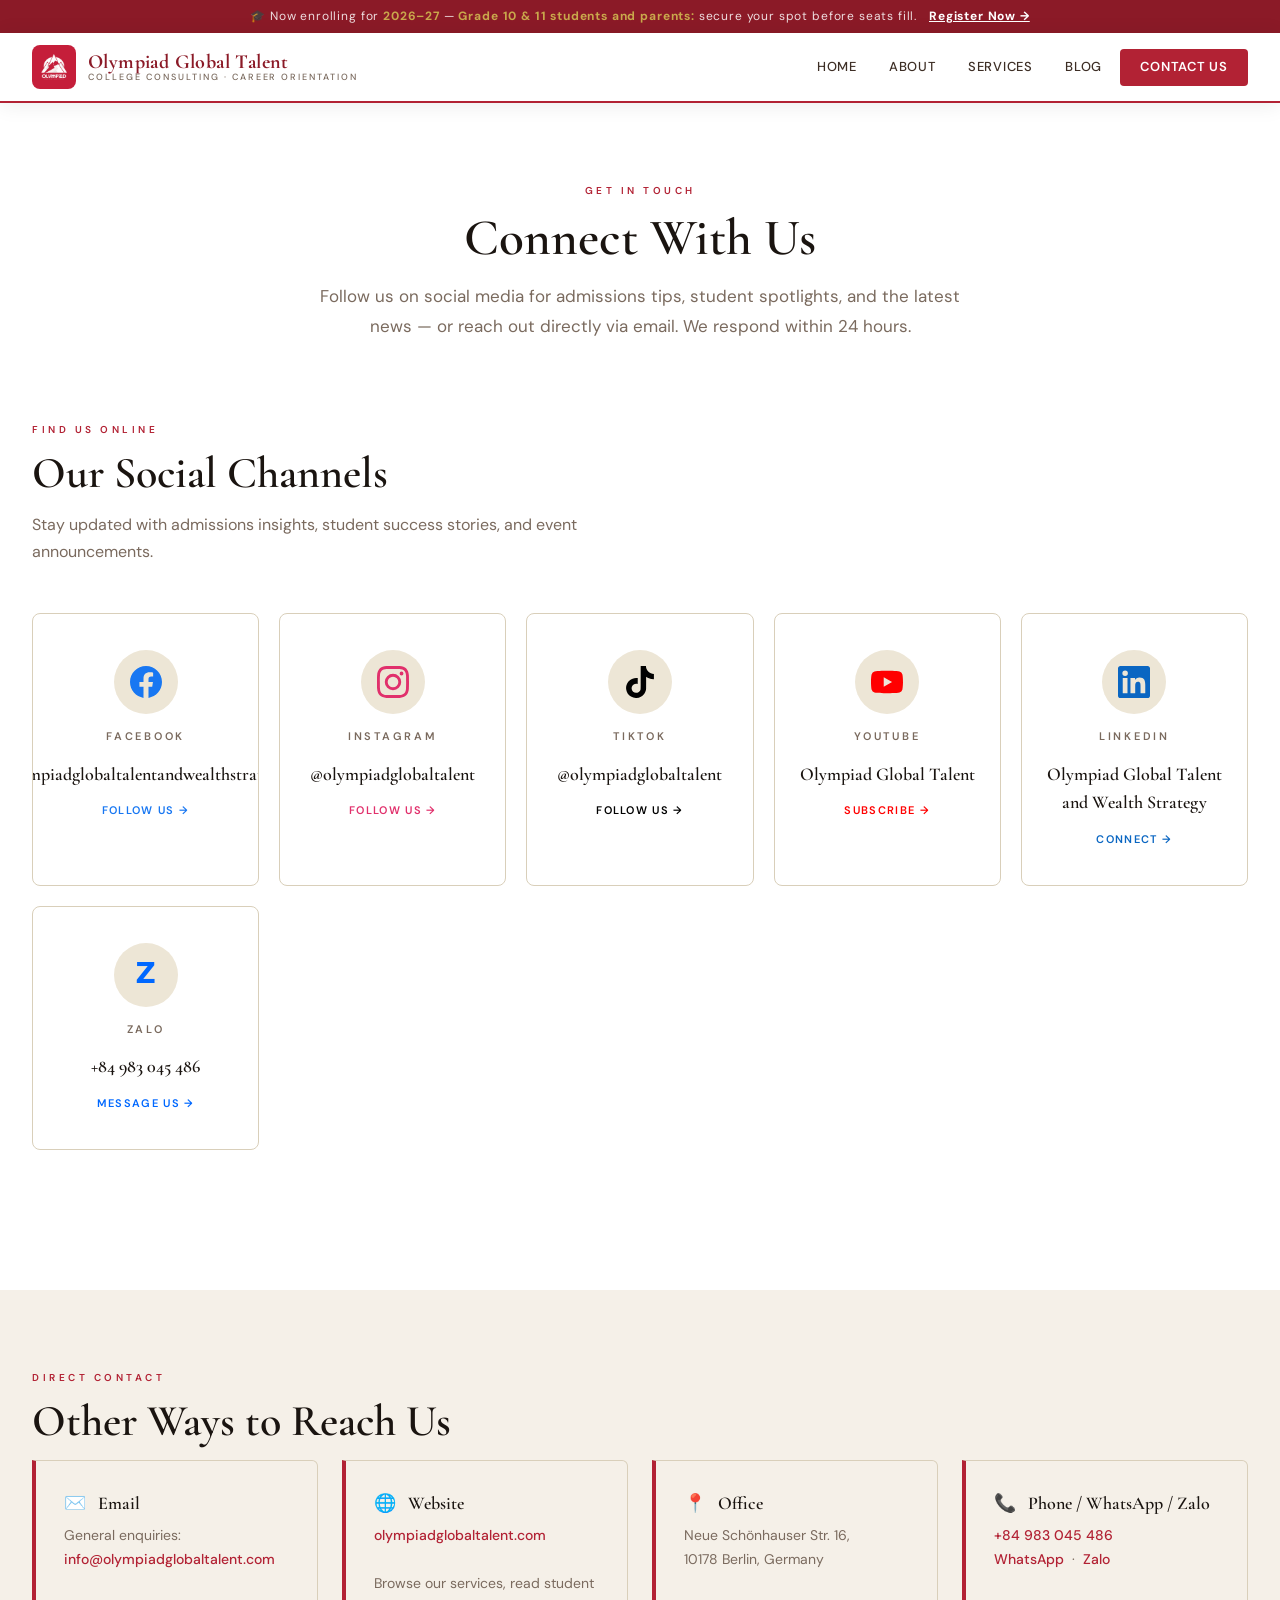
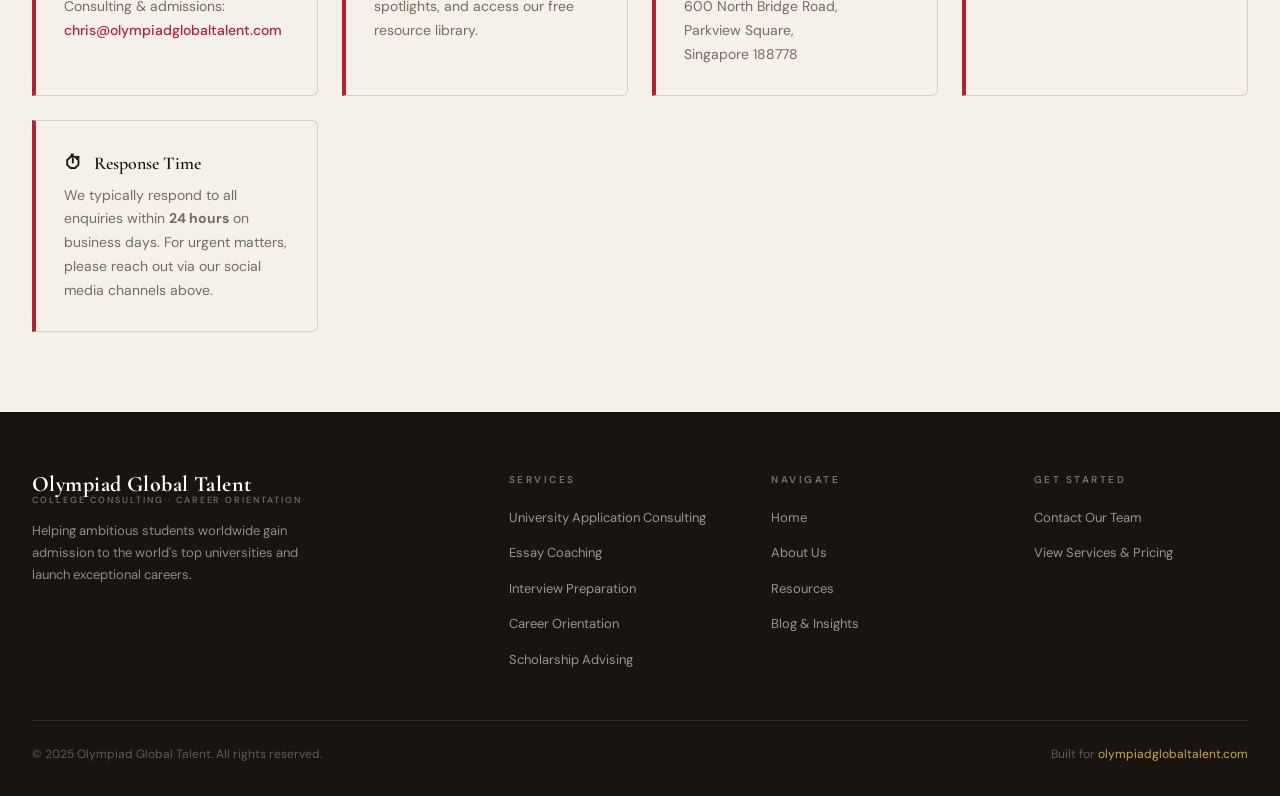
<file: contact.html>
<!DOCTYPE html>
<html lang="en">
<head>
  <meta charset="UTF-8" />
  <meta name="viewport" content="width=device-width, initial-scale=1.0" />
  <title>Contact Us — Olympiad Global Talent</title>
  <link rel="preconnect" href="https://fonts.googleapis.com" />
  <link rel="preconnect" href="https://fonts.gstatic.com" crossorigin />
  <link href="https://fonts.googleapis.com/css2?family=Cormorant+Garamond:ital,wght@0,300;0,400;0,500;0,600;0,700;1,400;1,600&family=DM+Sans:wght@300;400;500;600&display=swap" rel="stylesheet" />
  <link rel="stylesheet" href="css/styles.css" />
</head>
<body>

<div id="nav-placeholder"></div>

<main>

  <!-- ══ HERO BANNER ══ -->
  <section style="background:var(--white); padding-top:80px; padding-bottom:0">
    <div class="container" style="text-align:center; max-width:680px">
      <p class="section-label">Get in Touch</p>
      <h1 class="section-title" style="font-size:clamp(32px,4vw,52px)">Connect With Us</h1>
      <p style="font-size:17px; color:var(--muted); line-height:1.75; margin-bottom:0;">
        Follow us on social media for admissions tips, student spotlights, and the latest news — or reach out directly via email. We respond within 24 hours.
      </p>
    </div>
  </section>

  <!-- ══ SOCIAL MEDIA LINKS ══ -->
  <section style="background:var(--white)">
    <div class="container">
      <p class="section-label">Find Us Online</p>
      <h2 class="section-title">Our Social Channels</h2>
      <p class="section-sub">Stay updated with admissions insights, student success stories, and event announcements.</p>

      <div class="social-grid">

        <!-- Facebook -->
        <a href="https://www.facebook.com/olympiadglobaltalentandwealthstrategy" target="_blank" rel="noopener" class="social-card" style="--social-color:#1877F2">
          <div class="social-icon">
            <svg width="32" height="32" viewBox="0 0 24 24" fill="#1877F2"><path d="M24 12.073c0-6.627-5.373-12-12-12s-12 5.373-12 12c0 5.99 4.388 10.954 10.125 11.854v-8.385H7.078v-3.47h3.047V9.43c0-3.007 1.792-4.669 4.533-4.669 1.312 0 2.686.235 2.686.235v2.953H15.83c-1.491 0-1.956.925-1.956 1.874v2.25h3.328l-.532 3.47h-2.796v8.385C19.612 23.027 24 18.062 24 12.073z"/></svg>
          </div>
          <div class="social-platform">Facebook</div>
          <div class="social-handle">olympiadglobaltalentandwealthstrategy</div>
          <div class="social-action">Follow Us →</div>
        </a>

        <!-- Instagram -->
        <a href="https://www.instagram.com/olympiadglobaltalent/" target="_blank" rel="noopener" class="social-card" style="--social-color:#E1306C">
          <div class="social-icon">
            <svg width="32" height="32" viewBox="0 0 24 24" fill="#E1306C"><path d="M12 2.163c3.204 0 3.584.012 4.85.07 3.252.148 4.771 1.691 4.919 4.919.058 1.265.069 1.645.069 4.849 0 3.205-.012 3.584-.069 4.849-.149 3.225-1.664 4.771-4.919 4.919-1.266.058-1.644.07-4.85.07-3.204 0-3.584-.012-4.849-.07-3.26-.149-4.771-1.699-4.919-4.92-.058-1.265-.07-1.644-.07-4.849 0-3.204.013-3.583.07-4.849.149-3.227 1.664-4.771 4.919-4.919 1.266-.057 1.645-.069 4.849-.069zM12 0C8.741 0 8.333.014 7.053.072 2.695.272.273 2.69.073 7.052.014 8.333 0 8.741 0 12c0 3.259.014 3.668.072 4.948.2 4.358 2.618 6.78 6.98 6.98C8.333 23.986 8.741 24 12 24c3.259 0 3.668-.014 4.948-.072 4.354-.2 6.782-2.618 6.979-6.98.059-1.28.073-1.689.073-4.948 0-3.259-.014-3.667-.072-4.947-.196-4.354-2.617-6.78-6.979-6.98C15.668.014 15.259 0 12 0zm0 5.838a6.162 6.162 0 100 12.324 6.162 6.162 0 000-12.324zM12 16a4 4 0 110-8 4 4 0 010 8zm6.406-11.845a1.44 1.44 0 100 2.881 1.44 1.44 0 000-2.881z"/></svg>
          </div>
          <div class="social-platform">Instagram</div>
          <div class="social-handle">@olympiadglobaltalent</div>
          <div class="social-action">Follow Us →</div>
        </a>

        <!-- TikTok -->
        <a href="https://www.tiktok.com/@olympiadglobaltalent" target="_blank" rel="noopener" class="social-card" style="--social-color:#010101">
          <div class="social-icon">
            <svg width="32" height="32" viewBox="0 0 24 24" fill="#010101"><path d="M12.525.02c1.31-.02 2.61-.01 3.91-.02.08 1.53.63 3.09 1.75 4.17 1.12 1.11 2.7 1.62 4.24 1.79v4.03c-1.44-.05-2.89-.35-4.2-.97-.57-.26-1.1-.59-1.62-.93-.01 2.92.01 5.84-.02 8.75-.08 1.4-.54 2.79-1.35 3.94-1.31 1.92-3.58 3.17-5.91 3.21-1.43.08-2.86-.31-4.08-1.03-2.02-1.19-3.44-3.37-3.65-5.71-.02-.5-.03-1-.01-1.49.18-1.9 1.12-3.72 2.58-4.96 1.66-1.44 3.98-2.13 6.15-1.72.02 1.48-.04 2.96-.04 4.44-.99-.32-2.15-.23-3.02.37-.63.41-1.11 1.04-1.36 1.75-.21.51-.15 1.07-.14 1.61.24 1.64 1.82 3.02 3.5 2.87 1.12-.01 2.19-.66 2.77-1.61.19-.33.4-.67.41-1.06.1-1.79.06-3.57.07-5.36.01-4.03-.01-8.05.02-12.07z"/></svg>
          </div>
          <div class="social-platform">TikTok</div>
          <div class="social-handle">@olympiadglobaltalent</div>
          <div class="social-action">Follow Us →</div>
        </a>

        <!-- YouTube -->
        <!-- TODO: Replace href="#" with your YouTube channel URL -->
        <a href="#" target="_blank" rel="noopener" class="social-card" style="--social-color:#FF0000">
          <div class="social-icon">
            <svg width="32" height="32" viewBox="0 0 24 24" fill="#FF0000"><path d="M23.498 6.186a3.016 3.016 0 00-2.122-2.136C19.505 3.545 12 3.545 12 3.545s-7.505 0-9.377.505A3.017 3.017 0 00.502 6.186C0 8.07 0 12 0 12s0 3.93.502 5.814a3.016 3.016 0 002.122 2.136c1.871.505 9.376.505 9.376.505s7.505 0 9.377-.505a3.015 3.015 0 002.122-2.136C24 15.93 24 12 24 12s0-3.93-.502-5.814zM9.545 15.568V8.432L15.818 12l-6.273 3.568z"/></svg>
          </div>
          <div class="social-platform">YouTube</div>
          <div class="social-handle">Olympiad Global Talent</div><!-- TODO: Replace with actual channel name -->
          <div class="social-action">Subscribe →</div>
        </a>

        <!-- LinkedIn -->
        <a href="https://www.linkedin.com/company/olympiad-global-talent-and-wealth-strategy" target="_blank" rel="noopener" class="social-card" style="--social-color:#0A66C2">
          <div class="social-icon">
            <svg width="32" height="32" viewBox="0 0 24 24" fill="#0A66C2"><path d="M20.447 20.452h-3.554v-5.569c0-1.328-.027-3.037-1.852-3.037-1.853 0-2.136 1.445-2.136 2.939v5.667H9.351V9h3.414v1.561h.046c.477-.9 1.637-1.85 3.37-1.85 3.601 0 4.267 2.37 4.267 5.455v6.286zM5.337 7.433a2.062 2.062 0 01-2.063-2.065 2.064 2.064 0 112.063 2.065zm1.782 13.019H3.555V9h3.564v11.452zM22.225 0H1.771C.792 0 0 .774 0 1.729v20.542C0 23.227.792 24 1.771 24h20.451C23.2 24 24 23.227 24 22.271V1.729C24 .774 23.2 0 22.222 0h.003z"/></svg>
          </div>
          <div class="social-platform">LinkedIn</div>
          <div class="social-handle">Olympiad Global Talent and Wealth Strategy</div>
          <div class="social-action">Connect →</div>
        </a>

        <!-- Zalo -->
        <a href="https://zalo.me/84983045486" target="_blank" rel="noopener" class="social-card" style="--social-color:#0068FF">
          <div class="social-icon" style="font-size:28px; font-weight:800; color:#0068FF; font-family:system-ui;">Z</div>
          <div class="social-platform">Zalo</div>
          <div class="social-handle">+84 983 045 486</div>
          <div class="social-action">Message Us →</div>
        </a>

      </div>
    </div>
  </section>

  <!-- ══ DIRECT CONTACT INFO ══ -->
  <section style="background:var(--beige)">
    <div class="container">
      <p class="section-label">Direct Contact</p>
      <h2 class="section-title">Other Ways to Reach Us</h2>
      <div class="contact-info-grid">

        <div class="contact-info-card">
          <h4>✉️ &nbsp; Email</h4>
          <p>
            General enquiries:<br>
            <a href="mailto:info@olympiadglobaltalent.com">info@olympiadglobaltalent.com</a><br><br>
            Consulting &amp; admissions:<br>
            <a href="mailto:chris@olympiadglobaltalent.com">chris@olympiadglobaltalent.com</a>
          </p>
        </div>

        <div class="contact-info-card">
          <h4>🌐 &nbsp; Website</h4>
          <p>
            <a href="https://olympiadglobaltalent.com" target="_blank" rel="noopener">olympiadglobaltalent.com</a><br><br>
            Browse our services, read student spotlights, and access our free resource library.
          </p>
        </div>

        <div class="contact-info-card">
          <h4>📍 &nbsp; Office</h4>
          <p>
            Neue Schönhauser Str. 16,<br>10178 Berlin, Germany<br><br>
            600 North Bridge Road,<br>Parkview Square,<br>Singapore 188778
          </p>
        </div>

        <div class="contact-info-card">
          <h4>📞 &nbsp; Phone / WhatsApp / Zalo</h4>
          <p>
            <a href="tel:+84983045486">+84 983 045 486</a><br>
            <a href="https://wa.me/84983045486" target="_blank" rel="noopener">WhatsApp</a> &nbsp;·&nbsp;
            <a href="https://zalo.me/84983045486" target="_blank" rel="noopener">Zalo</a>
          </p>
        </div>

        <div class="contact-info-card">
          <h4>⏱ &nbsp; Response Time</h4>
          <p>
            We typically respond to all enquiries within <strong>24 hours</strong> on business days. For urgent matters, please reach out via our social media channels above.
          </p>
        </div>

      </div>
    </div>
  </section>

</main>

<div id="footer-placeholder"></div>

<script src="js/components.js"></script>
</body>
</html>
</file>
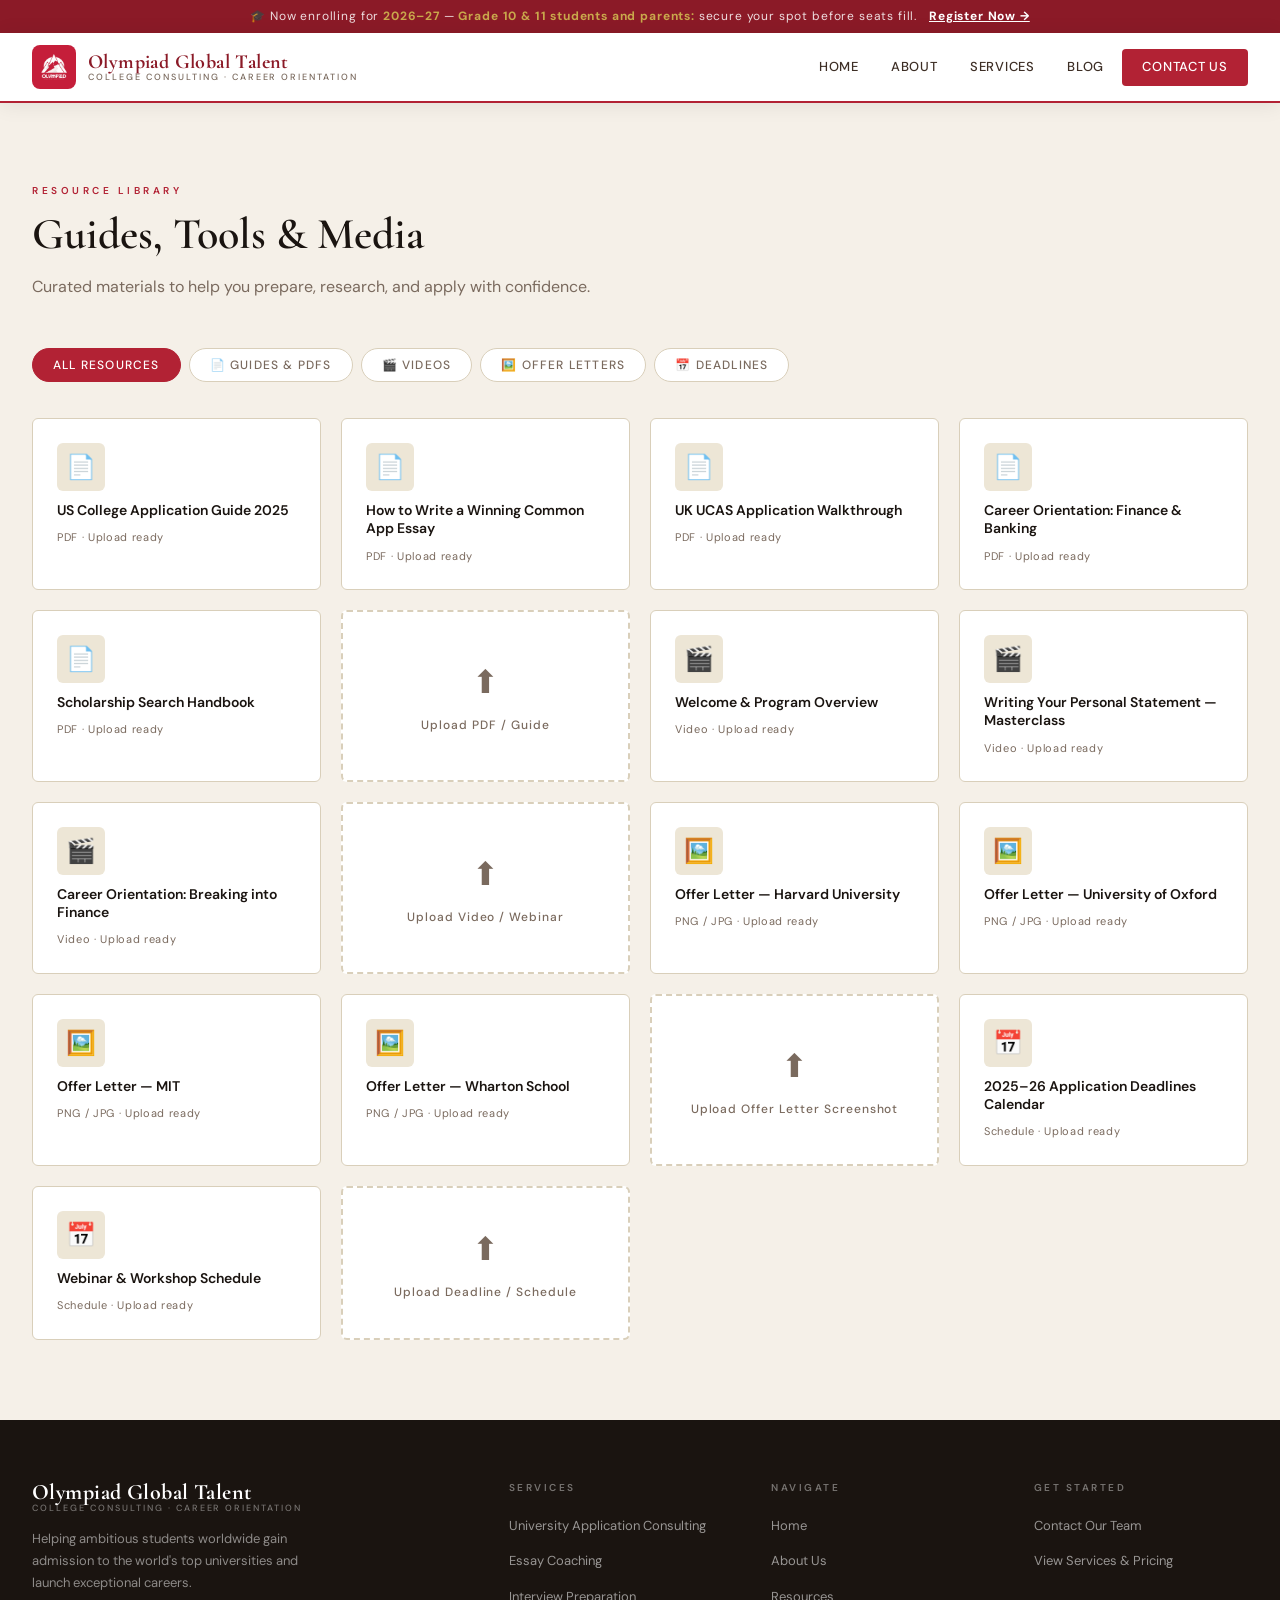
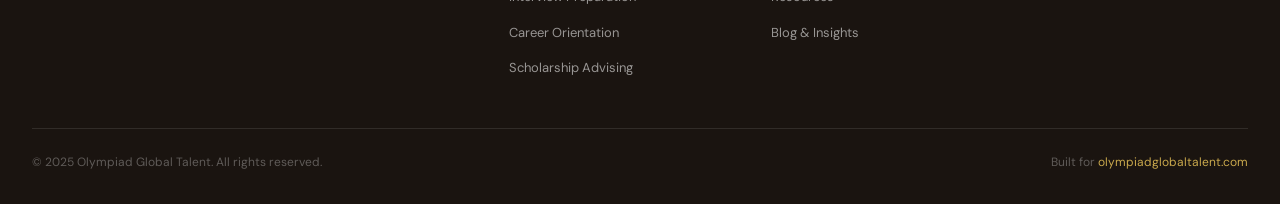
<file: resources.html>
<!DOCTYPE html>
<html lang="en">
<head>
  <meta charset="UTF-8" />
  <meta name="viewport" content="width=device-width, initial-scale=1.0" />
  <title>Resources — Olympiad Global Talent</title>
  <link rel="preconnect" href="https://fonts.googleapis.com" />
  <link rel="preconnect" href="https://fonts.gstatic.com" crossorigin />
  <link href="https://fonts.googleapis.com/css2?family=Cormorant+Garamond:ital,wght@0,300;0,400;0,500;0,600;0,700;1,400;1,600&family=DM+Sans:wght@300;400;500;600&display=swap" rel="stylesheet" />
  <link rel="stylesheet" href="css/styles.css" />
</head>
<body>

<div id="nav-placeholder"></div>

<main>

  <!-- ══ RESOURCE LIBRARY ══ -->
  <section style="background:var(--beige)">
    <div class="container">
      <p class="section-label">Resource Library</p>
      <h2 class="section-title">Guides, Tools & Media</h2>
      <p class="section-sub">Curated materials to help you prepare, research, and apply with confidence.</p>

      <div class="resource-tabs">
        <button class="tab-btn active" onclick="filterResources('all',this)">All Resources</button>
        <button class="tab-btn" onclick="filterResources('pdf',this)">📄 Guides & PDFs</button>
        <button class="tab-btn" onclick="filterResources('video',this)">🎬 Videos</button>
        <button class="tab-btn" onclick="filterResources('image',this)">🖼️ Offer Letters</button>
        <button class="tab-btn" onclick="filterResources('event',this)">📅 Deadlines</button>
      </div>

      <div class="resource-grid" id="resource-grid">

        <!-- PDFs -->
        <div class="resource-item" data-type="pdf"><div class="resource-icon">📄</div><div class="resource-name">US College Application Guide 2025</div><div class="resource-meta">PDF · Upload ready</div></div>
        <div class="resource-item" data-type="pdf"><div class="resource-icon">📄</div><div class="resource-name">How to Write a Winning Common App Essay</div><div class="resource-meta">PDF · Upload ready</div></div>
        <div class="resource-item" data-type="pdf"><div class="resource-icon">📄</div><div class="resource-name">UK UCAS Application Walkthrough</div><div class="resource-meta">PDF · Upload ready</div></div>
        <div class="resource-item" data-type="pdf"><div class="resource-icon">📄</div><div class="resource-name">Career Orientation: Finance & Banking</div><div class="resource-meta">PDF · Upload ready</div></div>
        <div class="resource-item" data-type="pdf"><div class="resource-icon">📄</div><div class="resource-name">Scholarship Search Handbook</div><div class="resource-meta">PDF · Upload ready</div></div>
        <div class="resource-upload resource-item" data-type="pdf"><div class="upload-icon">⬆️</div><span>Upload PDF / Guide</span></div>

        <!-- Videos -->
        <div class="resource-item" data-type="video"><div class="resource-icon">🎬</div><div class="resource-name">Welcome & Program Overview</div><div class="resource-meta">Video · Upload ready</div></div>
        <div class="resource-item" data-type="video"><div class="resource-icon">🎬</div><div class="resource-name">Writing Your Personal Statement — Masterclass</div><div class="resource-meta">Video · Upload ready</div></div>
        <div class="resource-item" data-type="video"><div class="resource-icon">🎬</div><div class="resource-name">Career Orientation: Breaking into Finance</div><div class="resource-meta">Video · Upload ready</div></div>
        <div class="resource-upload resource-item" data-type="video"><div class="upload-icon">⬆️</div><span>Upload Video / Webinar</span></div>

        <!-- Offer Letters -->
        <div class="resource-item" data-type="image"><div class="resource-icon">🖼️</div><div class="resource-name">Offer Letter — Harvard University</div><div class="resource-meta">PNG / JPG · Upload ready</div></div>
        <div class="resource-item" data-type="image"><div class="resource-icon">🖼️</div><div class="resource-name">Offer Letter — University of Oxford</div><div class="resource-meta">PNG / JPG · Upload ready</div></div>
        <div class="resource-item" data-type="image"><div class="resource-icon">🖼️</div><div class="resource-name">Offer Letter — MIT</div><div class="resource-meta">PNG / JPG · Upload ready</div></div>
        <div class="resource-item" data-type="image"><div class="resource-icon">🖼️</div><div class="resource-name">Offer Letter — Wharton School</div><div class="resource-meta">PNG / JPG · Upload ready</div></div>
        <div class="resource-upload resource-item" data-type="image"><div class="upload-icon">⬆️</div><span>Upload Offer Letter Screenshot</span></div>

        <!-- Events -->
        <div class="resource-item" data-type="event"><div class="resource-icon">📅</div><div class="resource-name">2025–26 Application Deadlines Calendar</div><div class="resource-meta">Schedule · Upload ready</div></div>
        <div class="resource-item" data-type="event"><div class="resource-icon">📅</div><div class="resource-name">Webinar & Workshop Schedule</div><div class="resource-meta">Schedule · Upload ready</div></div>
        <div class="resource-upload resource-item" data-type="event"><div class="upload-icon">⬆️</div><span>Upload Deadline / Schedule</span></div>

      </div>
    </div>
  </section>

</main>

<div id="footer-placeholder"></div>

<script src="js/components.js"></script>
<script src="js/main.js"></script>
</body>
</html>
</file>
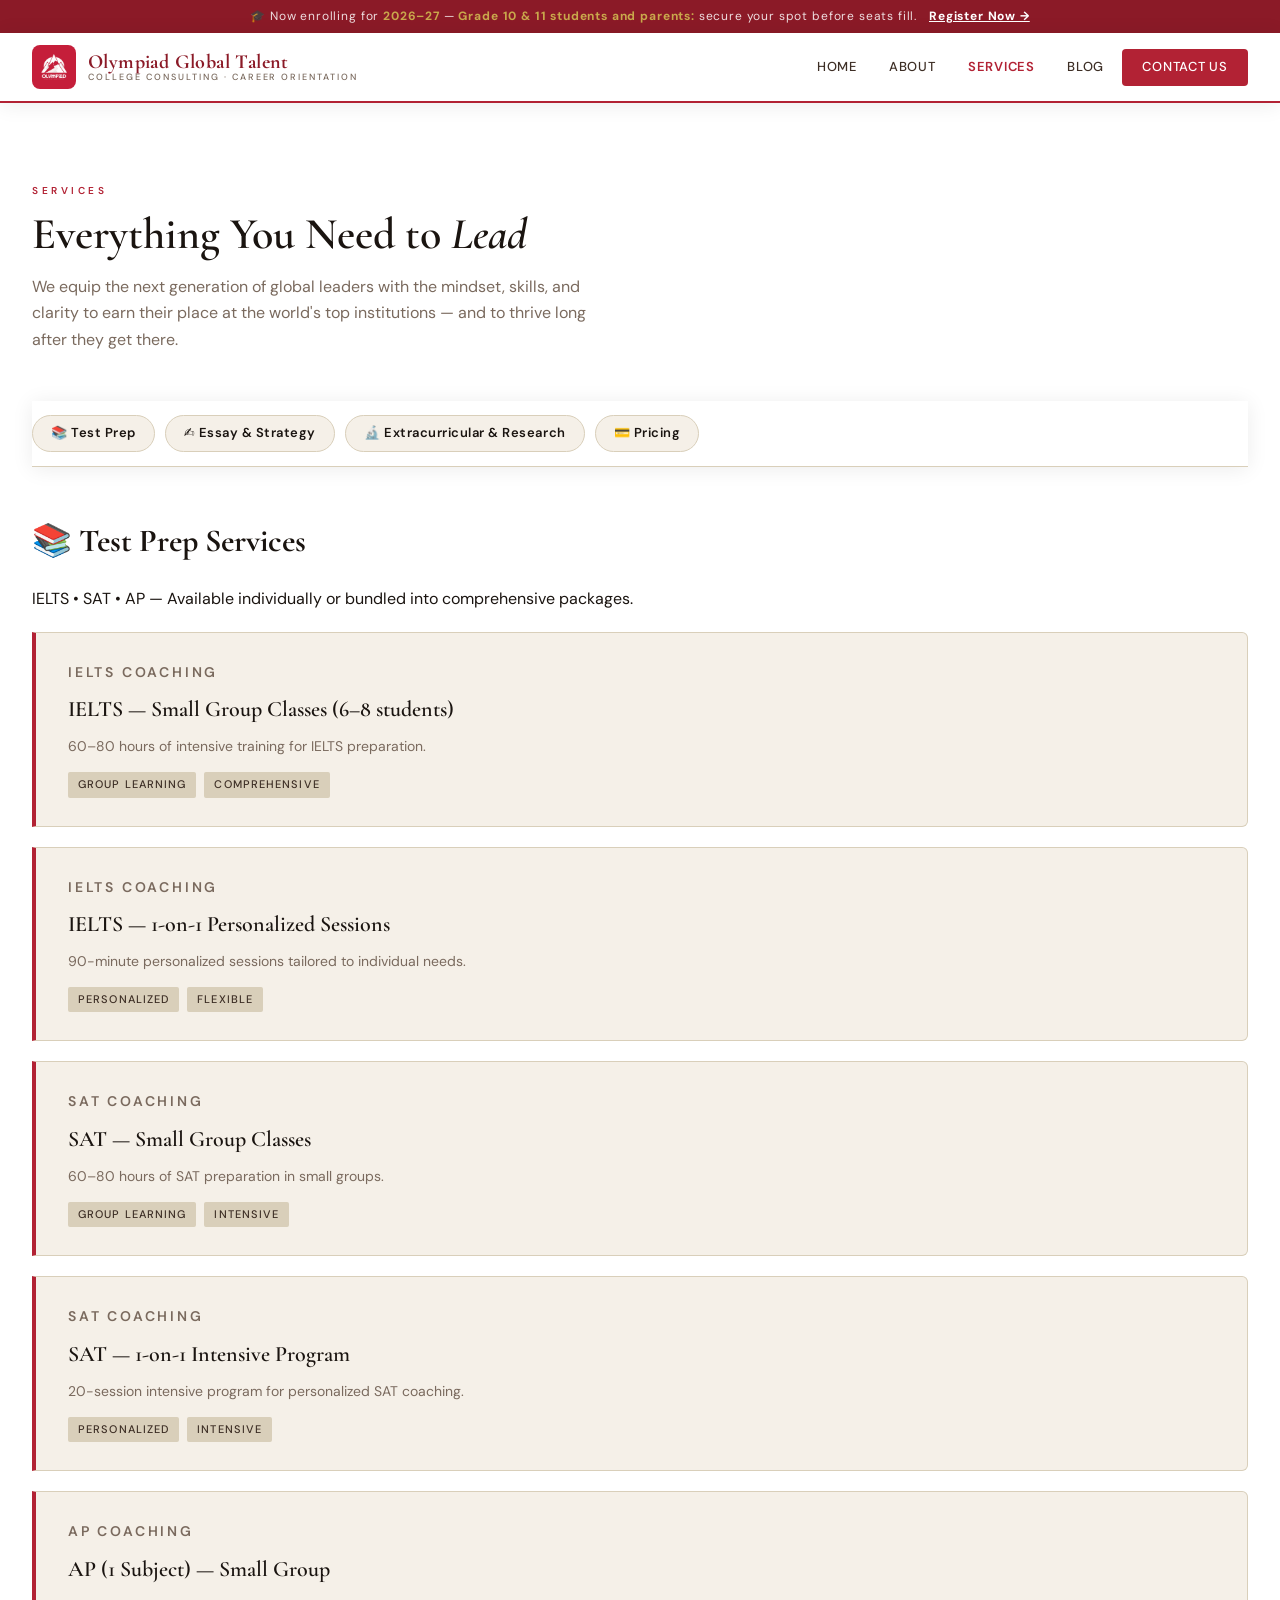
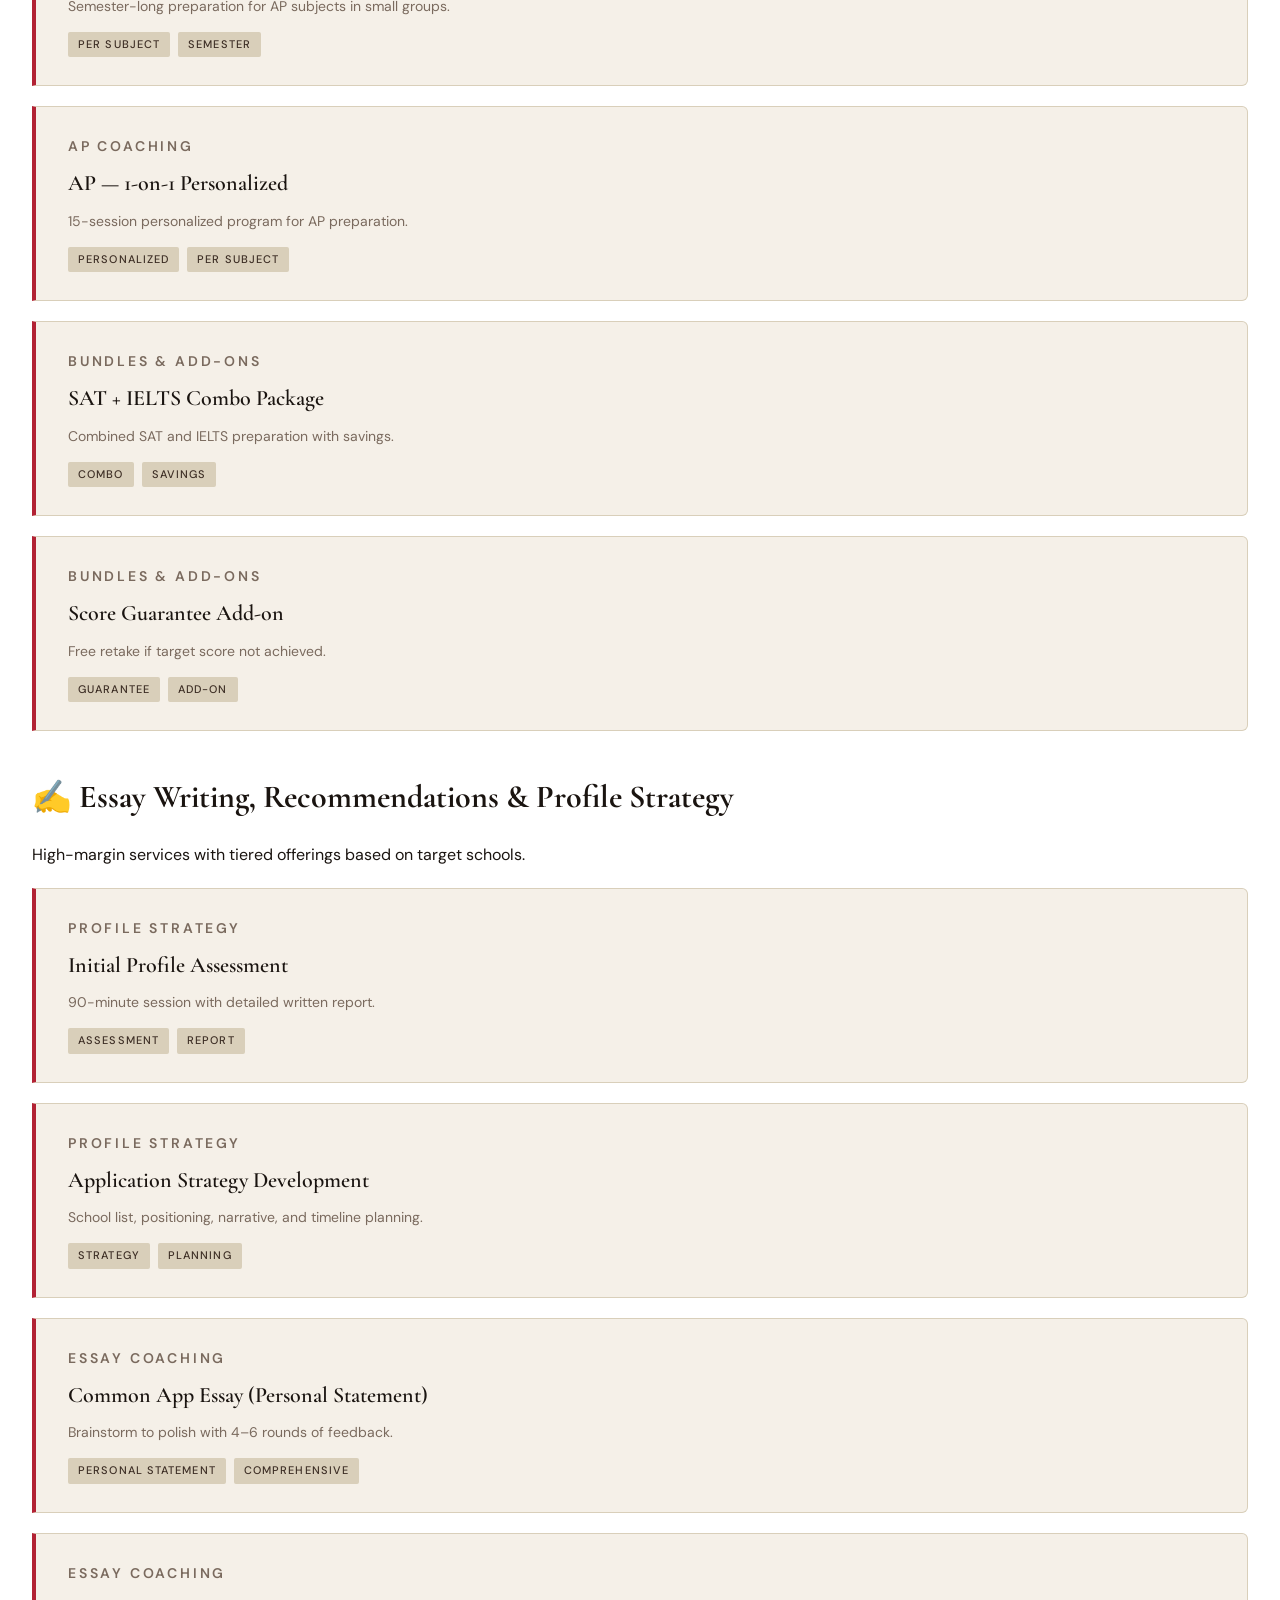
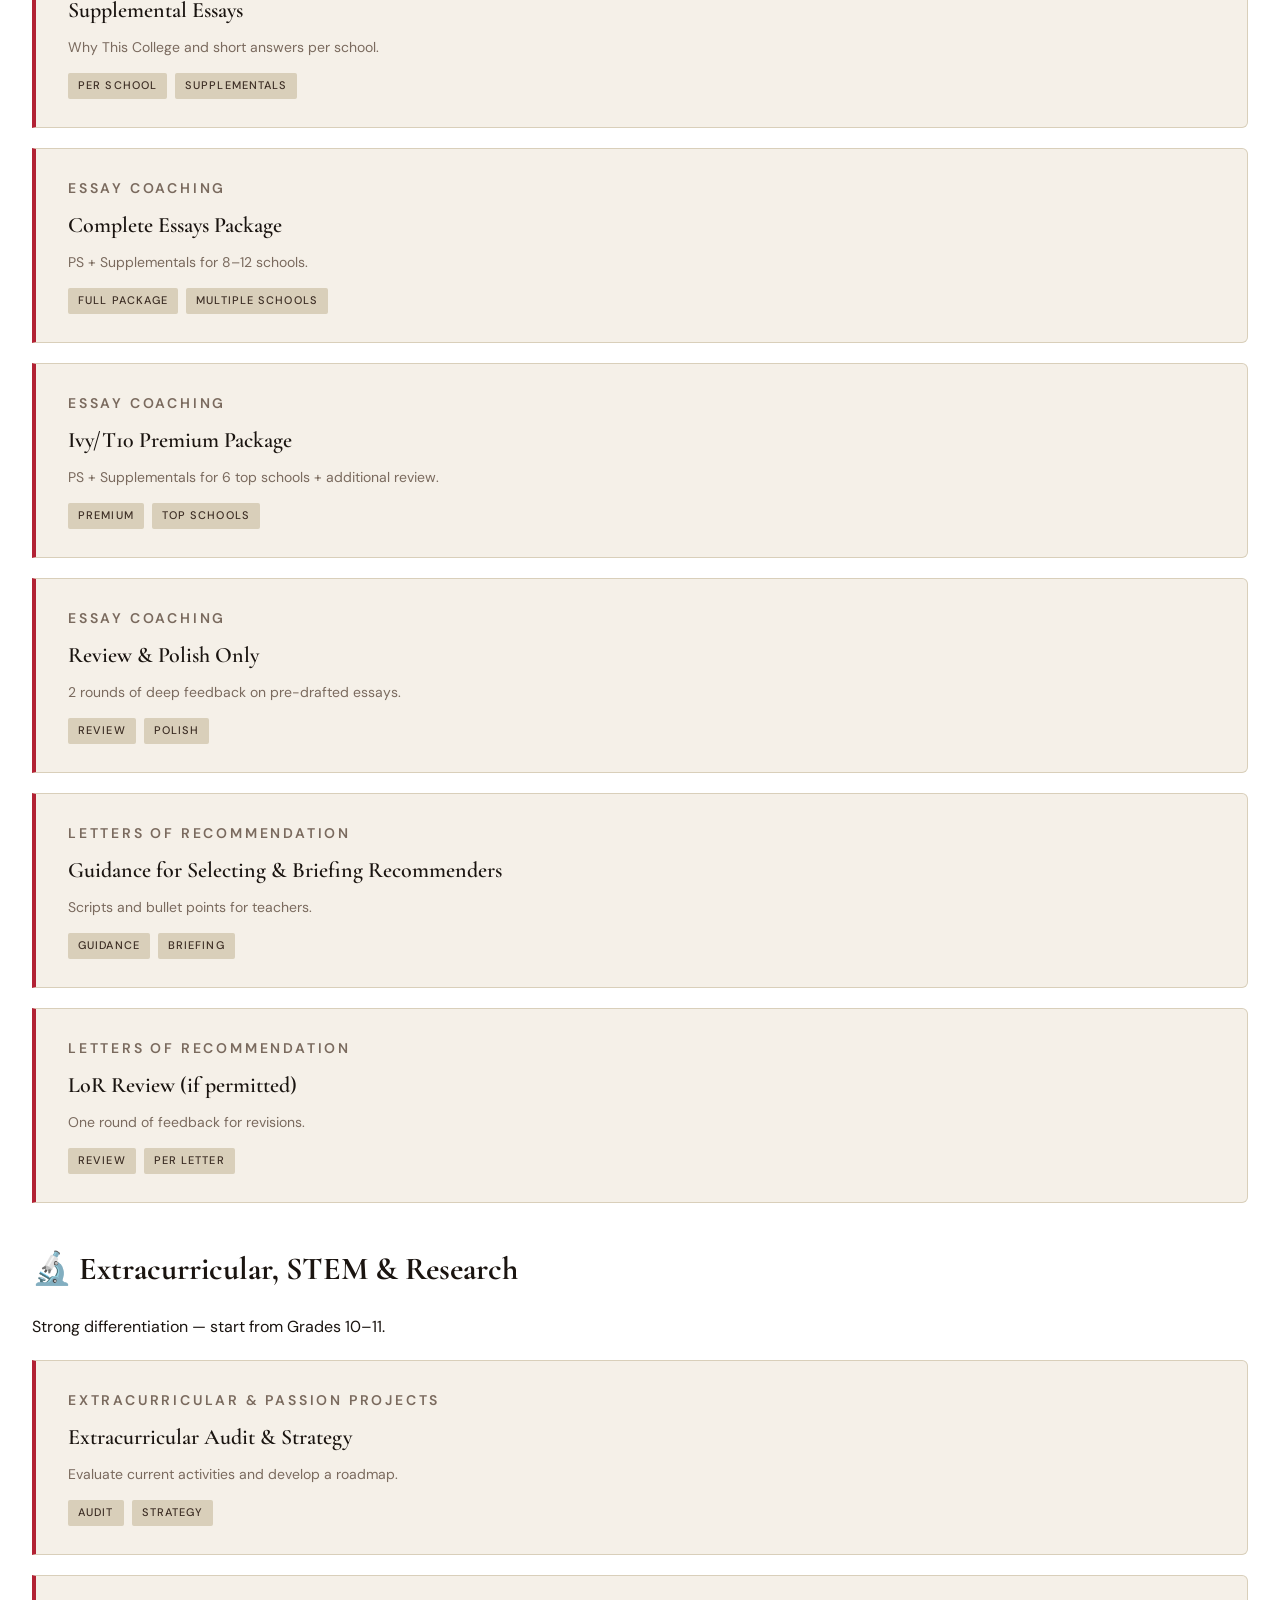
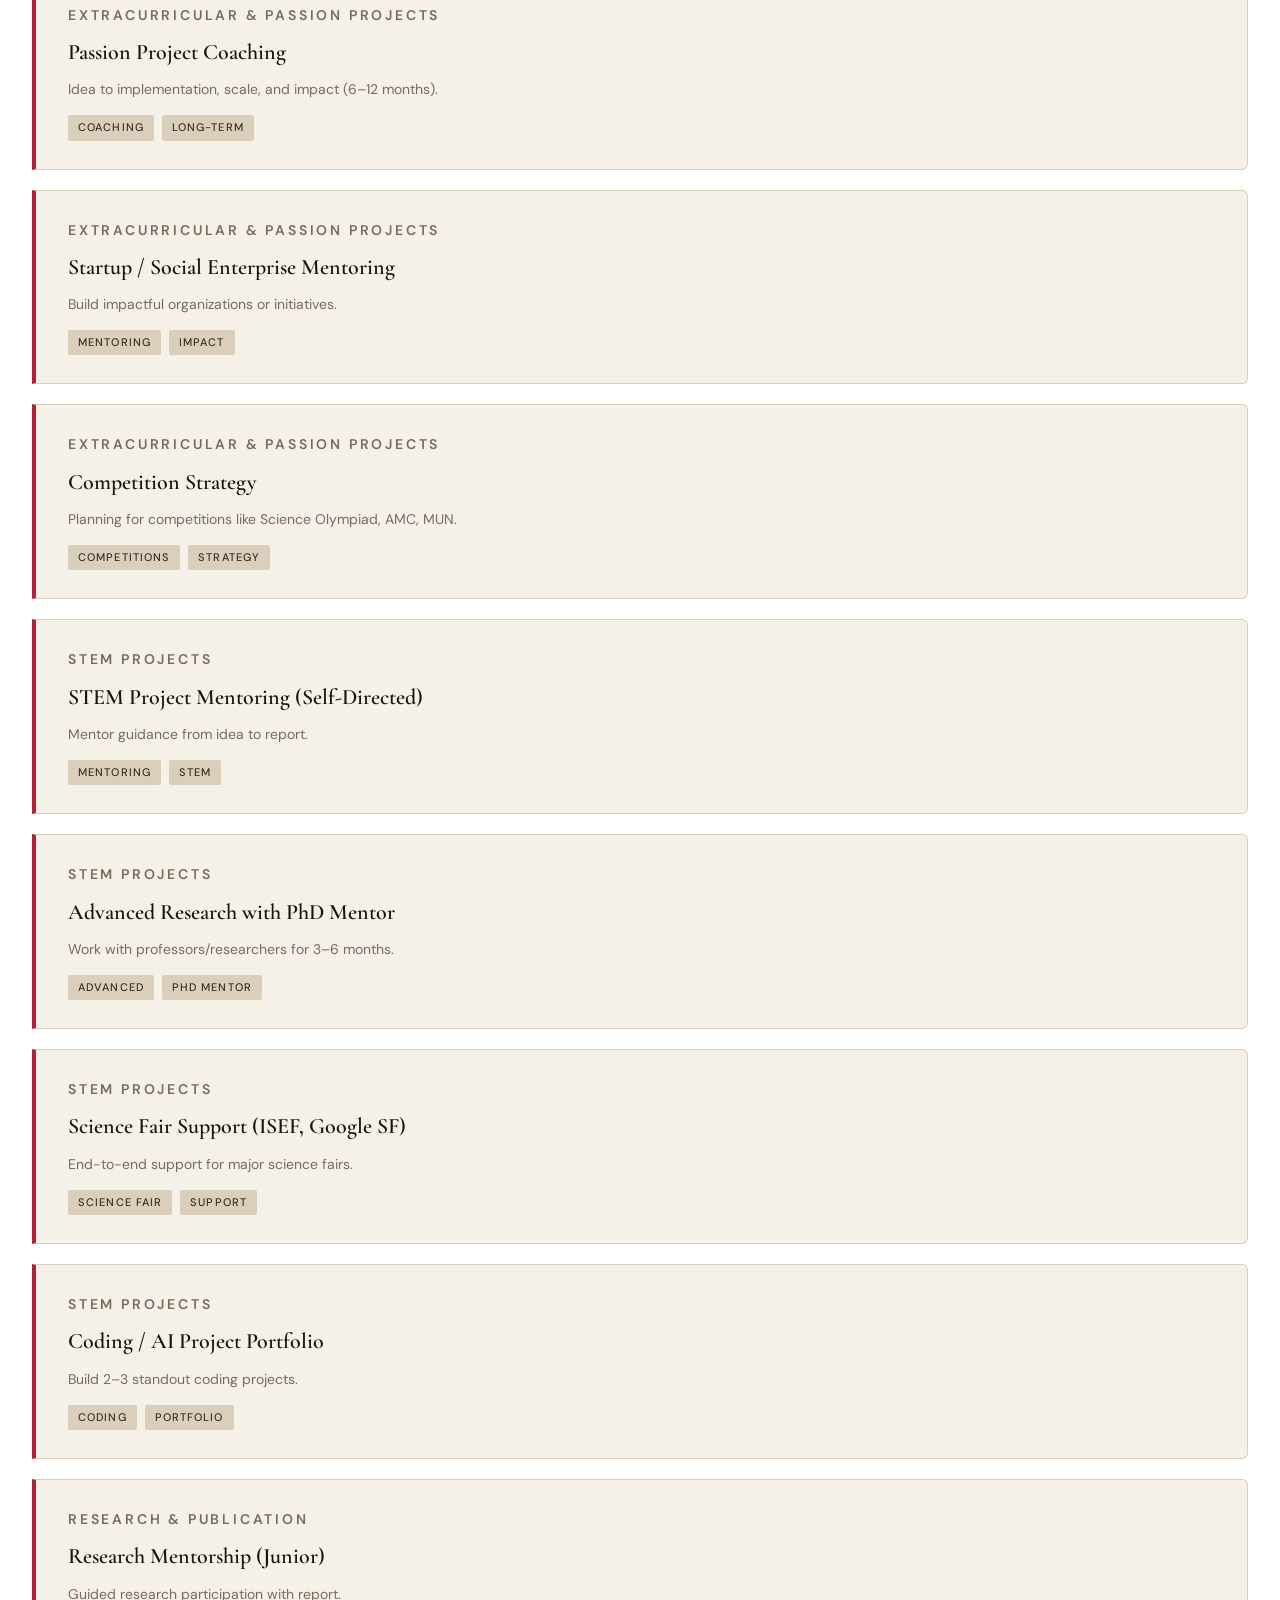
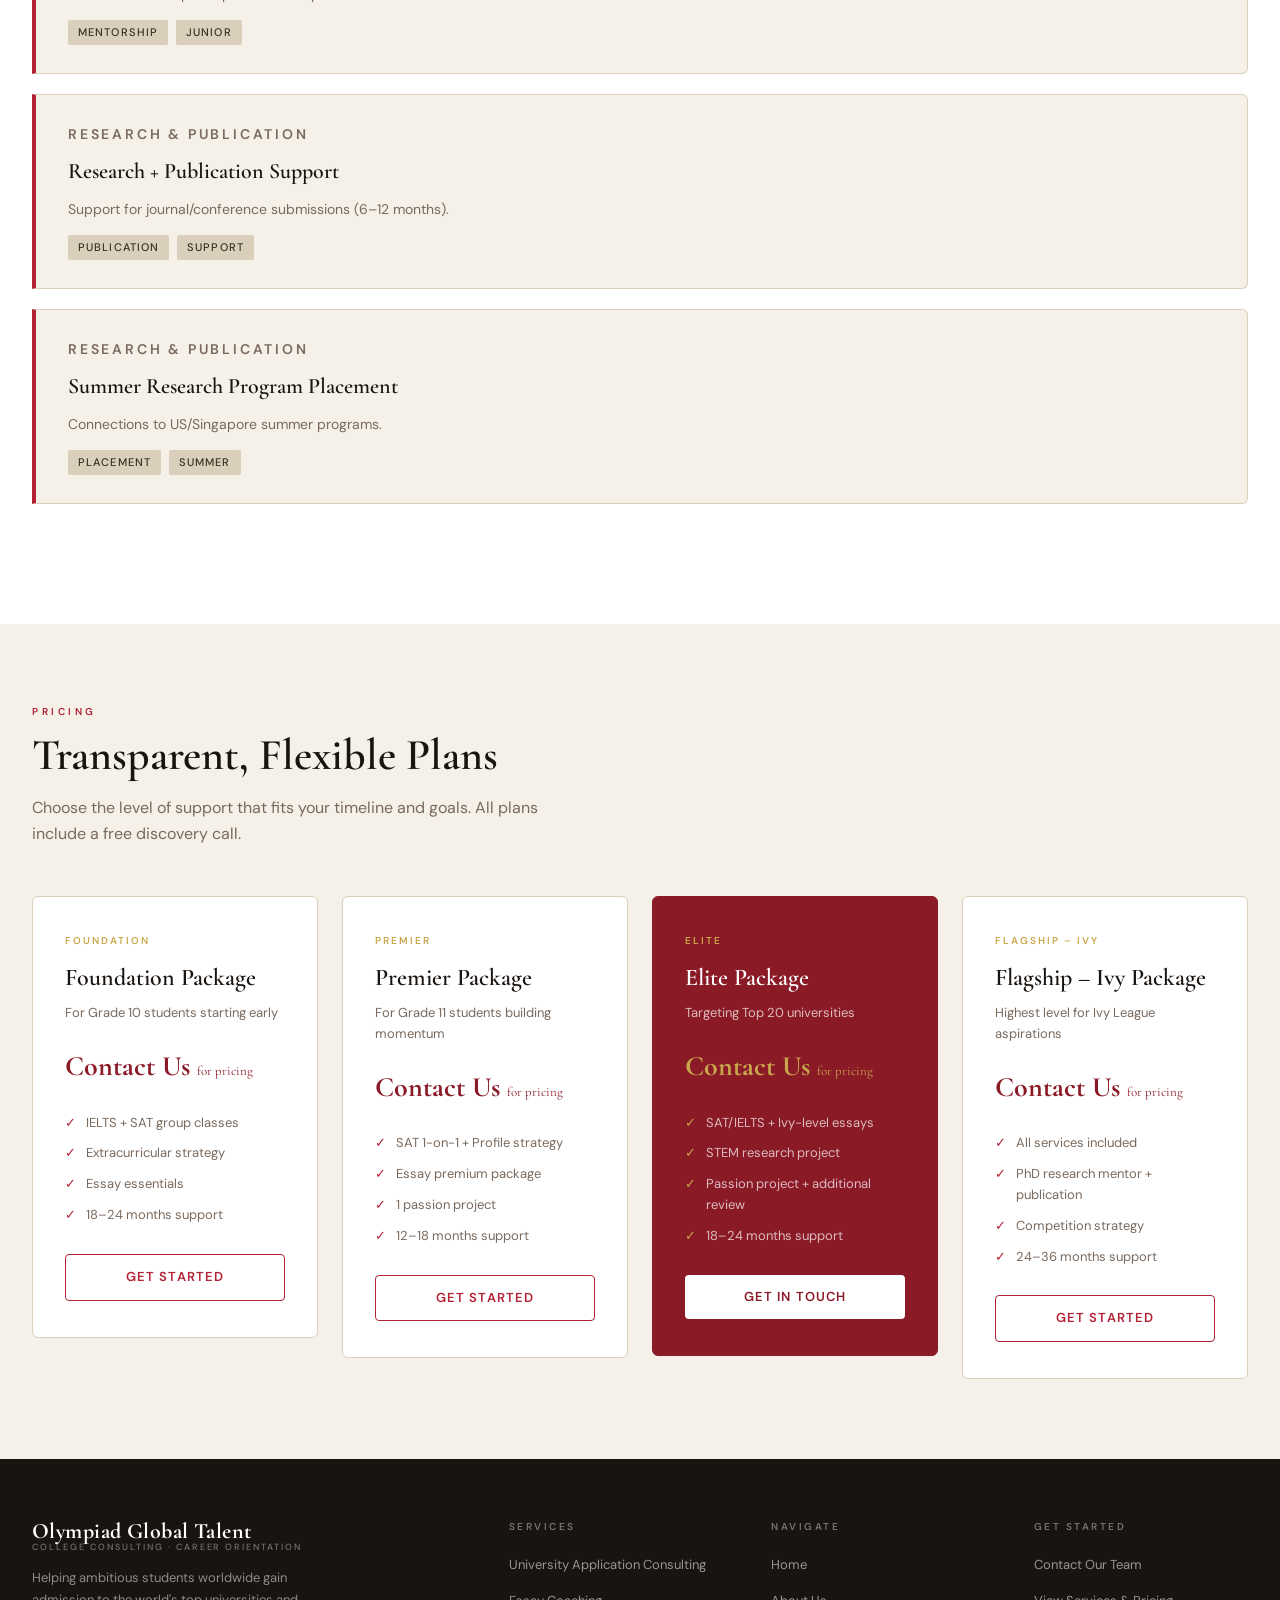
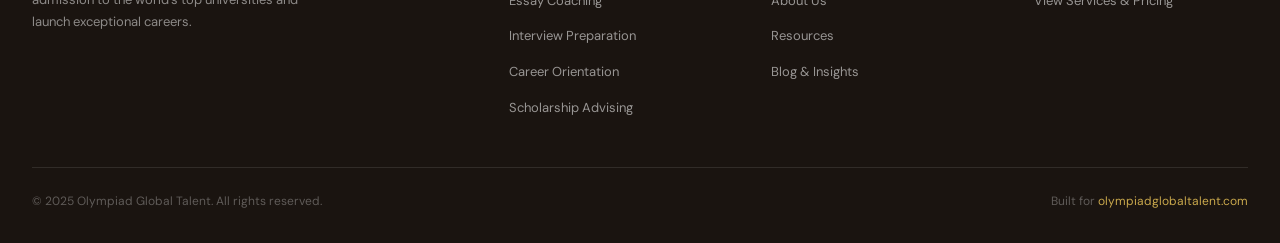
<file: services.html>
<!DOCTYPE html>
<html lang="en">
<head>
  <meta charset="UTF-8" />
  <meta name="viewport" content="width=device-width, initial-scale=1.0" />
  <title>Services — Olympiad Global Talent</title>
  <link rel="preconnect" href="https://fonts.googleapis.com" />
  <link rel="preconnect" href="https://fonts.gstatic.com" crossorigin />
  <link href="https://fonts.googleapis.com/css2?family=Cormorant+Garamond:ital,wght@0,300;0,400;0,500;0,600;0,700;1,400;1,600&family=DM+Sans:wght@300;400;500;600&display=swap" rel="stylesheet" />
  <link rel="stylesheet" href="css/styles.css" />
</head>
<body>

<div id="nav-placeholder"></div>

<main>

  <!-- ══ SERVICE LIST ══ -->
  <section style="background:var(--white)">
    <div class="container">
      <p class="section-label">Services</p>
      <h2 class="section-title">Everything You Need to <em>Lead</em></h2>
      <p class="section-sub">We equip the next generation of global leaders with the mindset, skills, and clarity to earn their place at the world's top institutions — and to thrive long after they get there.</p>

      <!-- Anchor jump nav -->
      <nav class="services-jumpnav" aria-label="Jump to section">
        <a href="#test-prep">📚 Test Prep</a>
        <a href="#essay-strategy">✍️ Essay & Strategy</a>
        <a href="#extracurricular">🔬 Extracurricular & Research</a>
        <a href="#pricing">💳 Pricing</a>
      </nav>

      <!-- Test Prep Section -->
      <div id="test-prep" style="margin-bottom: 40px;">
        <h3 style="font-family: 'Cormorant Garamond', serif; font-size: 2rem; margin-bottom: 20px;">📚 Test Prep Services</h3>
        <p style="margin-bottom: 20px;">IELTS • SAT • AP — Available individually or bundled into comprehensive packages.</p>

        <div style="display:flex; flex-direction:column; gap:20px;">
          <div class="service-card">
            <p class="card-tag">IELTS Coaching</p>
            <h3>IELTS — Small Group Classes (6–8 students)</h3>
            <p>60–80 hours of intensive training for IELTS preparation.</p>
            <div class="service-tags"><span>Group Learning</span><span>Comprehensive</span></div>
          </div>

          <div class="service-card">
            <p class="card-tag">IELTS Coaching</p>
            <h3>IELTS — 1-on-1 Personalized Sessions</h3>
            <p>90-minute personalized sessions tailored to individual needs.</p>
            <div class="service-tags"><span>Personalized</span><span>Flexible</span></div>
          </div>

          <div class="service-card">
            <p class="card-tag">SAT Coaching</p>
            <h3>SAT — Small Group Classes</h3>
            <p>60–80 hours of SAT preparation in small groups.</p>
            <div class="service-tags"><span>Group Learning</span><span>Intensive</span></div>
          </div>

          <div class="service-card">
            <p class="card-tag">SAT Coaching</p>
            <h3>SAT — 1-on-1 Intensive Program</h3>
            <p>20-session intensive program for personalized SAT coaching.</p>
            <div class="service-tags"><span>Personalized</span><span>Intensive</span></div>
          </div>

          <div class="service-card">
            <p class="card-tag">AP Coaching</p>
            <h3>AP (1 Subject) — Small Group</h3>
            <p>Semester-long preparation for AP subjects in small groups.</p>
            <div class="service-tags"><span>Per Subject</span><span>Semester</span></div>
          </div>

          <div class="service-card">
            <p class="card-tag">AP Coaching</p>
            <h3>AP — 1-on-1 Personalized</h3>
            <p>15-session personalized program for AP preparation.</p>
            <div class="service-tags"><span>Personalized</span><span>Per Subject</span></div>
          </div>

          <div class="service-card">
            <p class="card-tag">Bundles & Add-ons</p>
            <h3>SAT + IELTS Combo Package</h3>
            <p>Combined SAT and IELTS preparation with savings.</p>
            <div class="service-tags"><span>Combo</span><span>Savings</span></div>
          </div>

          <div class="service-card">
            <p class="card-tag">Bundles & Add-ons</p>
            <h3>Score Guarantee Add-on</h3>
            <p>Free retake if target score not achieved.</p>
            <div class="service-tags"><span>Guarantee</span><span>Add-on</span></div>
          </div>
        </div>
      </div>

      <!-- Essay & Strategy Section -->
      <div id="essay-strategy" style="margin-bottom: 40px;">
        <h3 style="font-family: 'Cormorant Garamond', serif; font-size: 2rem; margin-bottom: 20px;">✍️ Essay Writing, Recommendations & Profile Strategy</h3>
        <p style="margin-bottom: 20px;">High-margin services with tiered offerings based on target schools.</p>

        <div style="display:flex; flex-direction:column; gap:20px;">
          <div class="service-card">
            <p class="card-tag">Profile Strategy</p>
            <h3>Initial Profile Assessment</h3>
            <p>90-minute session with detailed written report.</p>
            <div class="service-tags"><span>Assessment</span><span>Report</span></div>
          </div>

          <div class="service-card">
            <p class="card-tag">Profile Strategy</p>
            <h3>Application Strategy Development</h3>
            <p>School list, positioning, narrative, and timeline planning.</p>
            <div class="service-tags"><span>Strategy</span><span>Planning</span></div>
          </div>

          <div class="service-card">
            <p class="card-tag">Essay Coaching</p>
            <h3>Common App Essay (Personal Statement)</h3>
            <p>Brainstorm to polish with 4–6 rounds of feedback.</p>
            <div class="service-tags"><span>Personal Statement</span><span>Comprehensive</span></div>
          </div>

          <div class="service-card">
            <p class="card-tag">Essay Coaching</p>
            <h3>Supplemental Essays</h3>
            <p>Why This College and short answers per school.</p>
            <div class="service-tags"><span>Per School</span><span>Supplementals</span></div>
          </div>

          <div class="service-card">
            <p class="card-tag">Essay Coaching</p>
            <h3>Complete Essays Package</h3>
            <p>PS + Supplementals for 8–12 schools.</p>
            <div class="service-tags"><span>Full Package</span><span>Multiple Schools</span></div>
          </div>

          <div class="service-card">
            <p class="card-tag">Essay Coaching</p>
            <h3>Ivy/T10 Premium Package</h3>
            <p>PS + Supplementals for 6 top schools + additional review.</p>
            <div class="service-tags"><span>Premium</span><span>Top Schools</span></div>
          </div>

          <div class="service-card">
            <p class="card-tag">Essay Coaching</p>
            <h3>Review & Polish Only</h3>
            <p>2 rounds of deep feedback on pre-drafted essays.</p>
            <div class="service-tags"><span>Review</span><span>Polish</span></div>
          </div>

          <div class="service-card">
            <p class="card-tag">Letters of Recommendation</p>
            <h3>Guidance for Selecting & Briefing Recommenders</h3>
            <p>Scripts and bullet points for teachers.</p>
            <div class="service-tags"><span>Guidance</span><span>Briefing</span></div>
          </div>

          <div class="service-card">
            <p class="card-tag">Letters of Recommendation</p>
            <h3>LoR Review (if permitted)</h3>
            <p>One round of feedback for revisions.</p>
            <div class="service-tags"><span>Review</span><span>Per Letter</span></div>
          </div>
        </div>
      </div>

      <!-- Extracurricular & Research Section -->
      <div id="extracurricular" style="margin-bottom: 40px;">
        <h3 style="font-family: 'Cormorant Garamond', serif; font-size: 2rem; margin-bottom: 20px;">🔬 Extracurricular, STEM & Research</h3>
        <p style="margin-bottom: 20px;">Strong differentiation — start from Grades 10–11.</p>

        <div style="display:flex; flex-direction:column; gap:20px;">
          <div class="service-card">
            <p class="card-tag">Extracurricular & Passion Projects</p>
            <h3>Extracurricular Audit & Strategy</h3>
            <p>Evaluate current activities and develop a roadmap.</p>
            <div class="service-tags"><span>Audit</span><span>Strategy</span></div>
          </div>

          <div class="service-card">
            <p class="card-tag">Extracurricular & Passion Projects</p>
            <h3>Passion Project Coaching</h3>
            <p>Idea to implementation, scale, and impact (6–12 months).</p>
            <div class="service-tags"><span>Coaching</span><span>Long-term</span></div>
          </div>

          <div class="service-card">
            <p class="card-tag">Extracurricular & Passion Projects</p>
            <h3>Startup / Social Enterprise Mentoring</h3>
            <p>Build impactful organizations or initiatives.</p>
            <div class="service-tags"><span>Mentoring</span><span>Impact</span></div>
          </div>

          <div class="service-card">
            <p class="card-tag">Extracurricular & Passion Projects</p>
            <h3>Competition Strategy</h3>
            <p>Planning for competitions like Science Olympiad, AMC, MUN.</p>
            <div class="service-tags"><span>Competitions</span><span>Strategy</span></div>
          </div>

          <div class="service-card">
            <p class="card-tag">STEM Projects</p>
            <h3>STEM Project Mentoring (Self-Directed)</h3>
            <p>Mentor guidance from idea to report.</p>
            <div class="service-tags"><span>Mentoring</span><span>STEM</span></div>
          </div>

          <div class="service-card">
            <p class="card-tag">STEM Projects</p>
            <h3>Advanced Research with PhD Mentor</h3>
            <p>Work with professors/researchers for 3–6 months.</p>
            <div class="service-tags"><span>Advanced</span><span>PhD Mentor</span></div>
          </div>

          <div class="service-card">
            <p class="card-tag">STEM Projects</p>
            <h3>Science Fair Support (ISEF, Google SF)</h3>
            <p>End-to-end support for major science fairs.</p>
            <div class="service-tags"><span>Science Fair</span><span>Support</span></div>
          </div>

          <div class="service-card">
            <p class="card-tag">STEM Projects</p>
            <h3>Coding / AI Project Portfolio</h3>
            <p>Build 2–3 standout coding projects.</p>
            <div class="service-tags"><span>Coding</span><span>Portfolio</span></div>
          </div>

          <div class="service-card">
            <p class="card-tag">Research & Publication</p>
            <h3>Research Mentorship (Junior)</h3>
            <p>Guided research participation with report.</p>
            <div class="service-tags"><span>Mentorship</span><span>Junior</span></div>
          </div>

          <div class="service-card">
            <p class="card-tag">Research & Publication</p>
            <h3>Research + Publication Support</h3>
            <p>Support for journal/conference submissions (6–12 months).</p>
            <div class="service-tags"><span>Publication</span><span>Support</span></div>
          </div>

          <div class="service-card">
            <p class="card-tag">Research & Publication</p>
            <h3>Summer Research Program Placement</h3>
            <p>Connections to US/Singapore summer programs.</p>
            <div class="service-tags"><span>Placement</span><span>Summer</span></div>
          </div>
        </div>
      </div>

    </div>
  </section>

  <!-- ══ PRICING ══ -->
  <section id="pricing" style="background:var(--beige)">
    <div class="container">
      <p class="section-label">Pricing</p>
      <h2 class="section-title">Transparent, Flexible Plans</h2>
      <p class="section-sub">Choose the level of support that fits your timeline and goals. All plans include a free discovery call.</p>
      <div class="pricing-grid">

        <div class="pricing-card">
          <div class="pricing-badge">Foundation</div>
          <div class="pricing-title">Foundation Package</div>
          <div class="pricing-sub">For Grade 10 students starting early</div>
          <div class="pricing-price">Contact Us <span>for pricing</span></div>
          <ul class="pricing-features">
            <li class="pricing-feature">IELTS + SAT group classes</li>
            <li class="pricing-feature">Extracurricular strategy</li>
            <li class="pricing-feature">Essay essentials</li>
            <li class="pricing-feature">18–24 months support</li>
          </ul>
          <a href="contact.html" class="btn-outline">Get Started</a>
        </div>

        <div class="pricing-card">
          <div class="pricing-badge">Premier</div>
          <div class="pricing-title">Premier Package</div>
          <div class="pricing-sub">For Grade 11 students building momentum</div>
          <div class="pricing-price">Contact Us <span>for pricing</span></div>
          <ul class="pricing-features">
            <li class="pricing-feature">SAT 1-on-1 + Profile strategy</li>
            <li class="pricing-feature">Essay premium package</li>
            <li class="pricing-feature">1 passion project</li>
            <li class="pricing-feature">12–18 months support</li>
          </ul>
          <a href="contact.html" class="btn-outline">Get Started</a>
        </div>

        <div class="pricing-card featured">
          <div class="pricing-badge">Elite</div>
          <div class="pricing-title">Elite Package</div>
          <div class="pricing-sub">Targeting Top 20 universities</div>
          <div class="pricing-price">Contact Us <span>for pricing</span></div>
          <ul class="pricing-features">
            <li class="pricing-feature">SAT/IELTS + Ivy-level essays</li>
            <li class="pricing-feature">STEM research project</li>
            <li class="pricing-feature">Passion project + additional review</li>
            <li class="pricing-feature">18–24 months support</li>
          </ul>
          <a href="contact.html" class="btn-white">Get in Touch</a>
        </div>

        <div class="pricing-card">
          <div class="pricing-badge">Flagship – Ivy</div>
          <div class="pricing-title">Flagship – Ivy Package</div>
          <div class="pricing-sub">Highest level for Ivy League aspirations</div>
          <div class="pricing-price">Contact Us <span>for pricing</span></div>
          <ul class="pricing-features">
            <li class="pricing-feature">All services included</li>
            <li class="pricing-feature">PhD research mentor + publication</li>
            <li class="pricing-feature">Competition strategy</li>
            <li class="pricing-feature">24–36 months support</li>
          </ul>
          <a href="contact.html" class="btn-outline">Get Started</a>
        </div>

      </div>
    </div>
  </section>

</main>

<div id="footer-placeholder"></div>

<script src="js/components.js"></script>
</body>
</html>
</file>
<file: css/styles.css>
/* ═══════════════════════════════════════════
   OLYMPIAD GLOBAL TALENT — Shared Stylesheet
   ═══════════════════════════════════════════ */

:root {
  --red:       #B22234;
  --red-dark:  #8B1A27;
  --beige:     #F5F0E8;
  --beige-mid: #EDE6D6;
  --beige-dark:#D9CFBA;
  --white:     #FFFFFF;
  --ink:       #1A1410;
  --ink-soft:  #3D2E25;
  --muted:     #7A6A5E;
  --gold:      #C9A84C;
  --radius:    4px;
  --serif:     'Cormorant Garamond', Georgia, serif;
  --sans:      'DM Sans', system-ui, sans-serif;
}

*, *::before, *::after { box-sizing: border-box; margin: 0; padding: 0; }
html { scroll-behavior: smooth; }
body { font-family: var(--sans); background: var(--beige); color: var(--ink); font-size: 16px; line-height: 1.6; overflow-x: hidden; }
img { max-width: 100%; display: block; }
a { text-decoration: none; color: inherit; }

/* ── PAGE ENTRY ANIMATION ── */
main { animation: fadeUp 0.35s ease both; }
@keyframes fadeUp { from { opacity:0; transform:translateY(14px); } to { opacity:1; transform:translateY(0); } }

/* ════════════ TOP BAR ════════════ */
.topbar {
  background: var(--red-dark);
  color: rgba(255,255,255,0.85);
  font-size: 12px;
  letter-spacing: 0.07em;
  text-align: center;
  padding: 7px 20px;
}
.topbar strong { color: var(--gold); }

/* ════════════ NAVBAR ════════════ */
nav {
  position: sticky;
  top: 0;
  z-index: 100;
  background: var(--white);
  border-bottom: 2px solid var(--red);
  box-shadow: 0 2px 20px rgba(0,0,0,0.08);
}
.nav-inner {
  max-width: 1280px;
  margin: 0 auto;
  padding: 0 32px;
  display: flex;
  align-items: center;
  justify-content: space-between;
  height: 68px;
}
.logo { display: flex; align-items: center; gap: 12px; }
.logo-img { width: 44px; height: 44px; border-radius: 8px; object-fit: cover; flex-shrink: 0; }
.logo-crest {
  width: 44px; height: 44px;
  background: var(--red);
  border-radius: 50%;
  display: flex; align-items: center; justify-content: center;
  flex-shrink: 0;
}
.logo-crest svg { width: 26px; height: 26px; fill: var(--white); }
.logo-text { display: flex; flex-direction: column; line-height: 1.1; }
.logo-main  { font-family: var(--serif); font-size: 20px; font-weight: 700; color: var(--red-dark); letter-spacing: 0.02em; }
.logo-sub   { font-size: 9px; letter-spacing: 0.22em; text-transform: uppercase; color: var(--muted); font-weight: 500; }

.nav-links { display: flex; align-items: center; gap: 4px; list-style: none; }
.nav-links li a {
  display: inline-block;
  font-family: var(--sans);
  font-size: 13px;
  font-weight: 500;
  letter-spacing: 0.06em;
  text-transform: uppercase;
  color: var(--ink-soft);
  padding: 8px 14px;
  border-radius: var(--radius);
  transition: all 0.2s;
}
.nav-links li a:hover         { color: var(--red); background: rgba(178,34,52,0.06); }
.nav-links li a.active        { color: var(--red); font-weight: 600; }
.nav-links li a.nav-cta       { background: var(--red) !important; color: var(--white) !important; padding: 8px 20px !important; }
.nav-links li a.nav-cta:hover { background: var(--red-dark) !important; }
.hamburger { display: none; }

/* ════════════ HERO ════════════ */
.hero {
  background: linear-gradient(135deg, var(--red-dark) 0%, var(--red) 60%, #C94A55 100%);
  color: var(--white);
  padding: 100px 32px 80px;
  position: relative;
  overflow: hidden;
}
.hero::before {
  content: '';
  position: absolute;
  inset: 0;
  background: url("data:image/svg+xml,%3Csvg width='60' height='60' viewBox='0 0 60 60' xmlns='http://www.w3.org/2000/svg'%3E%3Cg fill='none' fill-rule='evenodd'%3E%3Cg fill='%23ffffff' fill-opacity='0.04'%3E%3Cpath d='M36 34v-4h-2v4h-4v2h4v4h2v-4h4v-2h-4zm0-30V0h-2v4h-4v2h4v4h2V6h4V4h-4zM6 34v-4H4v4H0v2h4v4h2v-4h4v-2H6zM6 4V0H4v4H0v2h4v4h2V6h4V4H6z'/%3E%3C/g%3E%3C/g%3E%3C/svg%3E");
}
.hero-inner {
  max-width: 1280px;
  margin: 0 auto;
  display: grid;
  grid-template-columns: 1fr 1fr;
  gap: 60px;
  align-items: center;
  position: relative;
}
.hero-eyebrow { font-size: 11px; letter-spacing: 0.3em; text-transform: uppercase; color: rgba(255,255,255,0.65); font-weight: 500; margin-bottom: 10px; }
.hero-motto {
  font-family: var(--serif);
  font-size: clamp(18px, 2.2vw, 26px);
  font-style: italic;
  font-weight: 400;
  color: var(--gold, #d4a84b);
  margin-bottom: 18px;
  letter-spacing: 0.01em;
}
.hero h1 { font-family: var(--serif); font-size: clamp(40px, 5vw, 62px); font-weight: 600; line-height: 1.08; margin-bottom: 24px; }
.hero h1 em { font-style: italic; color: var(--gold); }
.hero-desc { font-size: 17px; line-height: 1.7; color: rgba(255,255,255,0.82); margin-bottom: 36px; font-weight: 300; }
.hero-actions { display: flex; gap: 14px; flex-wrap: wrap; }

.hero-card {
  background: rgba(255,255,255,0.10);
  backdrop-filter: blur(12px);
  border: 1px solid rgba(255,255,255,0.2);
  border-radius: 8px;
  padding: 36px;
}
.hero-stats { display: grid; grid-template-columns: 1fr 1fr; gap: 24px; }
.stat { text-align: center; padding: 20px; }
.stat-num { font-family: var(--serif); font-size: 44px; font-weight: 700; color: var(--white); line-height: 1; }
.stat-num span { color: var(--gold); }
.stat-label { font-size: 11px; letter-spacing: 0.15em; text-transform: uppercase; color: rgba(255,255,255,0.6); margin-top: 6px; }
.stat-divider { border: none; border-top: 1px solid rgba(255,255,255,0.15); margin: 4px 0; }

/* ════════════ BUTTONS ════════════ */
.btn-primary {
  background: var(--white); color: var(--red-dark);
  font-family: var(--sans); font-weight: 600; font-size: 13px;
  letter-spacing: 0.08em; text-transform: uppercase;
  padding: 14px 32px; border: none; cursor: pointer;
  border-radius: var(--radius); transition: all 0.2s;
  display: inline-block;
}
.btn-primary:hover { background: var(--beige); transform: translateY(-1px); box-shadow: 0 6px 20px rgba(0,0,0,0.15); }

.btn-ghost {
  background: transparent; color: var(--white);
  font-family: var(--sans); font-weight: 500; font-size: 13px;
  letter-spacing: 0.08em; text-transform: uppercase;
  padding: 14px 32px; border: 1.5px solid rgba(255,255,255,0.45);
  cursor: pointer; border-radius: var(--radius); transition: all 0.2s;
  display: inline-block;
}
.btn-ghost:hover { border-color: var(--white); background: rgba(255,255,255,0.08); }

.btn-outline {
  background: transparent; color: var(--red);
  border: 1.5px solid var(--red);
  font-family: var(--sans); font-weight: 600; font-size: 13px;
  letter-spacing: 0.08em; text-transform: uppercase;
  padding: 12px 28px; border-radius: var(--radius);
  cursor: pointer; transition: all 0.2s; width: 100%;
  display: inline-block; text-align: center;
}
.btn-outline:hover { background: var(--red); color: var(--white); }

.btn-white {
  background: var(--white); color: var(--red-dark); border: none;
  font-family: var(--sans); font-weight: 600; font-size: 13px;
  letter-spacing: 0.08em; text-transform: uppercase;
  padding: 12px 28px; border-radius: var(--radius);
  cursor: pointer; transition: all 0.2s; width: 100%;
  display: inline-block; text-align: center;
}
.btn-white:hover { background: var(--beige); }

.btn-red {
  background: var(--red); color: var(--white);
  font-family: var(--sans); font-weight: 600; font-size: 13px;
  letter-spacing: 0.1em; text-transform: uppercase;
  padding: 15px 36px; border: none; cursor: pointer;
  border-radius: var(--radius); transition: all 0.2s;
  align-self: flex-start; display: inline-block;
}
.btn-red:hover { background: var(--red-dark); transform: translateY(-1px); box-shadow: 0 6px 20px rgba(178,34,52,0.25); }

/* ════════════ SECTIONS ════════════ */
section { padding: 80px 32px; }
.container { max-width: 1280px; margin: 0 auto; }
.section-label { font-size: 10px; letter-spacing: 0.35em; text-transform: uppercase; color: var(--red); font-weight: 600; margin-bottom: 10px; }
.section-title { font-family: var(--serif); font-size: clamp(28px, 3.5vw, 44px); font-weight: 600; color: var(--ink); line-height: 1.15; margin-bottom: 14px; }
.section-sub { font-size: 16px; color: var(--muted); max-width: 560px; line-height: 1.65; margin-bottom: 48px; }

/* ════════════ MARQUEE ════════════ */
.marquee-strip { background: var(--red-dark); padding: 14px 0; overflow: hidden; white-space: nowrap; }
.marquee-track { display: inline-flex; animation: marquee 30s linear infinite; }
.marquee-item { font-size: 11px; letter-spacing: 0.22em; text-transform: uppercase; color: rgba(255,255,255,0.75); padding: 0 40px; }
.marquee-item::before { content: '◆'; color: var(--gold); margin-right: 40px; }
@keyframes marquee { from { transform: translateX(0); } to { transform: translateX(-50%); } }

/* ════════════ PROCESS STEPS ════════════ */
.steps { display: grid; grid-template-columns: repeat(4, 1fr); gap: 0; }
.step { padding: 36px 28px; background: var(--white); border: 1px solid var(--beige-dark); border-right: none; position: relative; }
.step:last-child { border-right: 1px solid var(--beige-dark); }
.step-num { font-family: var(--serif); font-size: 52px; font-weight: 700; color: rgba(178,34,52,0.12); line-height: 1; margin-bottom: 12px; }
.step h4 { font-family: var(--serif); font-size: 19px; font-weight: 600; margin-bottom: 8px; }
.step p  { font-size: 13px; color: var(--muted); line-height: 1.65; }
.step::after { content: '→'; position: absolute; right: -16px; top: 50%; transform: translateY(-50%); font-size: 20px; color: var(--red); background: var(--white); padding: 4px; z-index: 1; }
.step:last-child::after { display: none; }

/* ════════════ CARDS ════════════ */
.card-grid { display: grid; grid-template-columns: repeat(auto-fit, minmax(300px, 1fr)); gap: 28px; }
.card { background: var(--white); border-radius: 6px; border: 1px solid var(--beige-dark); overflow: hidden; transition: all 0.25s; cursor: pointer; }
.card:hover { transform: translateY(-4px); box-shadow: 0 16px 40px rgba(26,20,16,0.10); }
.card-img  { height: 180px; background: var(--beige-mid); display: flex; align-items: center; justify-content: center; font-size: 48px; }
.card-body { padding: 24px; }
.card-tag  { font-size: 10px; letter-spacing: 0.2em; text-transform: uppercase; color: var(--red); font-weight: 600; margin-bottom: 8px; }
.card h3   { font-family: var(--serif); font-size: 22px; font-weight: 600; color: var(--ink); margin-bottom: 10px; line-height: 1.25; }
.card p    { font-size: 14px; color: var(--muted); line-height: 1.65; margin-bottom: 18px; }
.card-link { font-size: 12px; font-weight: 600; letter-spacing: 0.12em; text-transform: uppercase; color: var(--red); border-bottom: 1.5px solid var(--red); padding-bottom: 1px; }

/* ════════════ TESTIMONIALS ════════════ */
.testimonial-grid { display: grid; grid-template-columns: repeat(auto-fit, minmax(320px, 1fr)); gap: 24px; }
.testimonial { background: var(--white); border: 1px solid var(--beige-dark); border-radius: 6px; padding: 32px; }
.testimonial-quote { font-family: var(--serif); font-size: 18px; font-style: italic; line-height: 1.6; color: var(--ink-soft); margin-bottom: 20px; }
.testimonial-quote::before { content: '\201C'; font-size: 48px; color: var(--red); line-height: 0; vertical-align: -18px; margin-right: 4px; font-style: normal; }
.testimonial-author { display: flex; align-items: center; gap: 12px; }
.testimonial-avatar { width: 44px; height: 44px; background: var(--beige-mid); border-radius: 50%; display: flex; align-items: center; justify-content: center; font-size: 20px; flex-shrink: 0; }
.testimonial-name   { font-size: 14px; font-weight: 600; color: var(--ink); }
.testimonial-school { font-size: 12px; color: var(--red); font-weight: 500; letter-spacing: 0.06em; }

/* ════════════ ABOUT ════════════ */
.about-grid { display: grid; grid-template-columns: 1fr 1fr; gap: 80px; align-items: center; }
.about-img-block  { position: relative; }
.about-img-placeholder { width: 100%; aspect-ratio: 4/3; background: linear-gradient(135deg, var(--beige-mid), var(--beige-dark)); border-radius: 6px; display: flex; flex-direction: column; align-items: center; justify-content: center; gap: 12px; border: 2px dashed var(--beige-dark); color: var(--muted); }
.upload-badge { position: absolute; bottom: -18px; right: -18px; background: var(--red); color: var(--white); padding: 18px 24px; border-radius: 6px; font-family: var(--serif); font-size: 28px; font-weight: 700; text-align: center; box-shadow: 0 8px 24px rgba(178,34,52,0.3); }
.upload-badge small { display: block; font-family: var(--sans); font-size: 9px; letter-spacing: 0.2em; text-transform: uppercase; font-weight: 400; opacity: 0.8; margin-top: 2px; }
.value-list { list-style: none; margin-top: 28px; display: flex; flex-direction: column; gap: 14px; }
.value-list li { display: flex; gap: 14px; align-items: flex-start; font-size: 15px; color: var(--ink-soft); }
.value-list li::before { content: ''; flex-shrink: 0; width: 6px; height: 6px; border-radius: 50%; background: var(--red); margin-top: 8px; }

/* ── Founders ── */
.founders-grid {
  display: grid;
  grid-template-columns: 1fr 1fr;
  gap: 40px;
  margin-top: 48px;
}
.founder-card {
  background: var(--white);
  border-radius: 16px;
  overflow: hidden;
  box-shadow: 0 4px 24px rgba(0,0,0,0.07);
  transition: transform 0.25s, box-shadow 0.25s;
}
.founder-card:hover {
  transform: translateY(-4px);
  box-shadow: 0 12px 40px rgba(0,0,0,0.12);
}
.founder-img-wrap {
  width: 100%;
  aspect-ratio: 4 / 3;
  overflow: hidden;
}
.founder-img {
  width: 100%;
  height: 100%;
  object-fit: cover;
  object-position: center top;
  display: block;
  transition: transform 0.4s;
}
.founder-card:hover .founder-img { transform: scale(1.03); }
.founder-body { padding: 28px 32px 32px; }
.founder-name  { font-family: var(--serif); font-size: 26px; font-weight: 700; margin-bottom: 4px; }
.founder-title { font-size: 12px; letter-spacing: 0.14em; text-transform: uppercase; color: var(--red); font-weight: 600; margin-bottom: 16px; }
.founder-bio   { font-size: 15px; color: var(--muted); line-height: 1.75; }
.founder-credentials {
  list-style: none;
  display: flex;
  flex-direction: column;
  gap: 14px;
  margin-top: 4px;
}
.founder-credentials li {
  padding-left: 14px;
  border-left: 3px solid var(--red);
  display: flex;
  flex-direction: column;
  gap: 2px;
}
.cred-role   { font-size: 14px; font-weight: 700; color: var(--ink); }
.cred-org    { font-size: 13px; font-weight: 600; color: var(--red-dark, var(--red)); }
.cred-detail { font-size: 12px; color: var(--muted); line-height: 1.5; }

@media (max-width: 720px) {
  .founders-grid { grid-template-columns: 1fr; }
}

/* ════════════ SERVICES ════════════ */

/* Sticky jump-nav */
.services-jumpnav {
  display: flex;
  flex-wrap: wrap;
  gap: 10px;
  margin: 36px 0 48px;
  position: sticky;
  top: 68px; /* matches nav height */
  z-index: 10;
  background: var(--white);
  padding: 14px 0;
  border-bottom: 1px solid var(--beige-dark);
}
.services-jumpnav a {
  font-size: 13px;
  font-weight: 600;
  letter-spacing: 0.04em;
  color: var(--ink);
  text-decoration: none;
  padding: 7px 18px;
  border-radius: 999px;
  border: 1.5px solid var(--beige-dark);
  background: var(--beige);
  transition: background 0.2s, color 0.2s, border-color 0.2s;
  white-space: nowrap;
}
.services-jumpnav a:hover {
  background: var(--red);
  color: var(--white);
  border-color: var(--red);
}

/* Scroll offset so sticky nav doesn't cover headings */
#test-prep, #essay-strategy, #extracurricular { scroll-margin-top: 130px; }
#pricing { scroll-margin-top: 80px; }

.service-card { background: var(--beige); border: 1px solid var(--beige-dark); border-left: 4px solid var(--red); border-radius: 0 6px 6px 0; padding: 28px 28px 28px 32px; transition: all 0.25s; }
.service-card:hover { box-shadow: 0 8px 32px rgba(0,0,0,0.08); transform: translateY(-2px); }
.service-card h3 { font-family: var(--serif); font-size: 22px; font-weight: 600; margin-bottom: 8px; }
.service-card p  { font-size: 14px; color: var(--muted); line-height: 1.65; }
.service-tags    { display: flex; gap: 8px; margin-top: 14px; flex-wrap: wrap; }
.service-tags span { font-size: 11px; letter-spacing: 0.1em; text-transform: uppercase; background: var(--beige-dark); padding: 4px 10px; border-radius: 2px; color: var(--ink-soft); font-weight: 500; }

/* ════════════ CORE VALUES ════════════ */
.values-section { background: var(--white); padding: 80px 32px; }
.values-section .section-label { color: var(--red); }
.values-section .section-title { color: var(--ink); }
.values-section .section-title em { color: var(--red); }
.values-section .section-sub { color: var(--muted); }

.values-grid {
  display: grid;
  grid-template-columns: repeat(3, 1fr);
  gap: 28px;
  margin-top: 52px;
}
.value-card {
  background: var(--white);
  border: 1px solid var(--beige-dark);
  border-radius: 16px;
  padding: 40px 32px;
  transition: transform 0.25s, box-shadow 0.25s;
  position: relative;
  overflow: hidden;
}
.value-card::before {
  content: '';
  position: absolute;
  inset: 0;
  opacity: 0;
  transition: opacity 0.25s;
  border-radius: 16px;
}
.value-card:hover {
  transform: translateY(-6px);
  box-shadow: 0 16px 48px rgba(0,0,0,0.10);
}
/* Per-card accent colors */
.value-card:nth-child(1) { border-top: 4px solid #B22234; }
.value-card:nth-child(1) .value-letter { color: #B22234; }
.value-card:nth-child(1):hover { background: #fff8f8; }

.value-card:nth-child(2) { border-top: 4px solid #1a6fa8; }
.value-card:nth-child(2) .value-letter { color: #1a6fa8; }
.value-card:nth-child(2):hover { background: #f5f9ff; }

.value-card:nth-child(3) { border-top: 4px solid #1e8c5e; }
.value-card:nth-child(3) .value-letter { color: #1e8c5e; }
.value-card:nth-child(3):hover { background: #f4fbf7; }

.value-letter {
  font-family: var(--serif);
  font-size: 64px;
  font-weight: 700;
  line-height: 1;
  margin-bottom: 16px;
}
.value-name {
  font-family: var(--serif);
  font-size: 22px;
  font-weight: 600;
  color: var(--ink);
  margin-bottom: 14px;
}
.value-desc {
  font-size: 14px;
  color: var(--muted);
  line-height: 1.8;
}

@media (max-width: 860px) {
  .values-grid { grid-template-columns: 1fr; }
}

/* ════════════ PRICING ════════════ */
.pricing-grid { display: grid; grid-template-columns: repeat(auto-fit, minmax(280px, 1fr)); gap: 24px; align-items: start; }
.pricing-card { background: var(--white); border: 1px solid var(--beige-dark); border-radius: 6px; padding: 36px 32px; transition: all 0.2s; }
.pricing-card:hover { box-shadow: 0 12px 40px rgba(0,0,0,0.08); transform: translateY(-3px); }
.pricing-card.featured { background: var(--red-dark); color: var(--white); border-color: var(--red-dark); }
.pricing-card.featured .pricing-sub,
.pricing-card.featured .pricing-feature { color: rgba(255,255,255,0.7); }
.pricing-card.featured .pricing-title { color: var(--white); }
.pricing-card.featured .pricing-price { color: var(--gold); }
.pricing-badge { font-size: 10px; font-weight: 600; letter-spacing: 0.2em; text-transform: uppercase; color: var(--gold); margin-bottom: 10px; }
.pricing-title { font-family: var(--serif); font-size: 24px; font-weight: 600; margin-bottom: 6px; color: var(--ink); }
.pricing-sub   { font-size: 13px; color: var(--muted); margin-bottom: 20px; }
.pricing-price { font-family: var(--serif); font-size: 28px; font-weight: 700; color: var(--red-dark); margin-bottom: 24px; }
.pricing-price span { font-size: 13px; font-weight: 400; }
.pricing-features { list-style: none; display: flex; flex-direction: column; gap: 10px; margin-bottom: 28px; }
.pricing-feature { font-size: 13px; color: var(--muted); display: flex; gap: 10px; align-items: flex-start; }
.pricing-feature::before { content: '✓'; color: var(--red); font-weight: 700; flex-shrink: 0; }
.pricing-card.featured .pricing-feature::before { color: var(--gold); }

/* ════════════ GALLERY ════════════ */
.gallery-grid { display: grid; grid-template-columns: repeat(auto-fill, minmax(200px, 1fr)); gap: 16px; }
.gallery-item { aspect-ratio: 3/4; background: var(--beige-mid); border-radius: 6px; border: 1px solid var(--beige-dark); display: flex; flex-direction: column; align-items: center; justify-content: center; gap: 10px; transition: all 0.2s; cursor: pointer; overflow: hidden; }
.gallery-item img { width: 100%; height: 100%; object-fit: cover; }
.gallery-item.placeholder { border: 2px dashed var(--beige-dark); }
.gallery-item.placeholder:hover { border-color: var(--red); }
.gallery-item .ph-label { font-size: 12px; color: var(--muted); text-align: center; padding: 0 16px; }

/* ════════════ EVENTS ════════════ */
.events-list { display: flex; flex-direction: column; gap: 16px; }
.event-row { background: var(--white); border: 1px solid var(--beige-dark); border-radius: 6px; padding: 20px 28px; display: grid; grid-template-columns: 80px 1fr auto; gap: 24px; align-items: center; transition: all 0.2s; }
.event-row:hover { border-color: var(--red); }
.event-date  { text-align: center; background: var(--red); color: var(--white); border-radius: 4px; padding: 10px 8px; }
.event-date .day   { font-family: var(--serif); font-size: 28px; font-weight: 700; line-height: 1; }
.event-date .month { font-size: 10px; letter-spacing: 0.15em; text-transform: uppercase; margin-top: 2px; }
.event-title { font-family: var(--serif); font-size: 18px; font-weight: 600; color: var(--ink); }
.event-desc  { font-size: 13px; color: var(--muted); margin-top: 3px; }
.event-badge { font-size: 10px; font-weight: 600; letter-spacing: 0.12em; text-transform: uppercase; padding: 5px 12px; border-radius: 100px; background: rgba(178,34,52,0.1); color: var(--red); }

/* ════════════ RESOURCES ════════════ */
.resource-tabs { display: flex; gap: 8px; margin-bottom: 36px; flex-wrap: wrap; }
.tab-btn { font-family: var(--sans); font-size: 12px; font-weight: 500; letter-spacing: 0.1em; text-transform: uppercase; padding: 8px 20px; border: 1.5px solid var(--beige-dark); background: var(--white); border-radius: 100px; cursor: pointer; transition: all 0.2s; color: var(--muted); }
.tab-btn:hover       { border-color: var(--red); color: var(--red); }
.tab-btn.active      { background: var(--red); border-color: var(--red); color: var(--white); }
.resource-grid  { display: grid; grid-template-columns: repeat(auto-fill, minmax(240px, 1fr)); gap: 20px; }
.resource-item  { background: var(--white); border: 1px solid var(--beige-dark); border-radius: 6px; padding: 24px; display: flex; flex-direction: column; gap: 10px; transition: all 0.2s; cursor: pointer; }
.resource-item:hover { border-color: var(--red); box-shadow: 0 6px 24px rgba(178,34,52,0.08); }
.resource-icon  { width: 48px; height: 48px; background: var(--beige-mid); border-radius: 6px; display: flex; align-items: center; justify-content: center; font-size: 24px; }
.resource-name  { font-size: 14px; font-weight: 600; color: var(--ink); line-height: 1.3; }
.resource-meta  { font-size: 11px; color: var(--muted); letter-spacing: 0.06em; }
.resource-upload { border: 2px dashed var(--beige-dark); display: flex; flex-direction: column; align-items: center; justify-content: center; text-align: center; gap: 8px; padding: 32px; color: var(--muted); transition: border-color 0.2s; }
.resource-upload:hover { border-color: var(--red); color: var(--red); }
.resource-upload .upload-icon { font-size: 32px; }
.resource-upload span { font-size: 12px; font-weight: 500; letter-spacing: 0.08em; }

/* ════════════ BLOG ════════════ */
.blog-grid { display: grid; grid-template-columns: repeat(auto-fit, minmax(300px, 1fr)); gap: 28px; }
.blog-card  { background: var(--white); border-radius: 6px; border: 1px solid var(--beige-dark); overflow: hidden; transition: all 0.25s; }
.blog-card:hover { transform: translateY(-4px); box-shadow: 0 16px 40px rgba(26,20,16,0.1); }
.blog-img  { height: 200px; background: linear-gradient(135deg, var(--beige-mid), var(--beige-dark)); display: flex; align-items: center; justify-content: center; font-size: 48px; border-bottom: 1px solid var(--beige-dark); }
.blog-body { padding: 24px; }
.blog-meta { font-size: 11px; color: var(--muted); letter-spacing: 0.08em; margin-bottom: 10px; }
.blog-body h3 { font-family: var(--serif); font-size: 22px; font-weight: 600; line-height: 1.25; margin-bottom: 10px; }
.blog-body p  { font-size: 14px; color: var(--muted); line-height: 1.65; }

/* ════════════ CONTACT / SOCIAL ════════════ */
.social-grid {
  display: grid;
  grid-template-columns: repeat(auto-fit, minmax(220px, 1fr));
  gap: 20px;
  margin-bottom: 60px;
}
.social-card {
  display: flex;
  flex-direction: column;
  align-items: center;
  gap: 14px;
  padding: 36px 24px;
  background: var(--white);
  border: 1px solid var(--beige-dark);
  border-radius: 8px;
  text-align: center;
  text-decoration: none;
  color: var(--ink);
  transition: all 0.25s;
  position: relative;
  overflow: hidden;
}
.social-card::before {
  content: '';
  position: absolute;
  bottom: 0; left: 0; right: 0;
  height: 3px;
  background: var(--social-color, var(--red));
  transform: scaleX(0);
  transition: transform 0.25s;
}
.social-card:hover {
  transform: translateY(-4px);
  box-shadow: 0 16px 40px rgba(0,0,0,0.10);
  border-color: var(--social-color, var(--red));
}
.social-card:hover::before { transform: scaleX(1); }
.social-icon {
  width: 64px; height: 64px;
  background: var(--beige-mid);
  border-radius: 50%;
  display: flex; align-items: center; justify-content: center;
  font-size: 30px;
  transition: background 0.25s;
}
.social-card:hover .social-icon {
  background: color-mix(in srgb, var(--social-color, var(--red)) 12%, transparent);
}
.social-platform { font-size: 11px; letter-spacing: 0.25em; text-transform: uppercase; color: var(--muted); font-weight: 600; }
.social-handle   { font-family: var(--serif); font-size: 18px; font-weight: 600; color: var(--ink); }
.social-action   { font-size: 11px; font-weight: 600; letter-spacing: 0.12em; text-transform: uppercase; color: var(--social-color, var(--red)); }

.contact-info-grid {
  display: grid;
  grid-template-columns: repeat(auto-fit, minmax(260px, 1fr));
  gap: 24px;
}
.contact-info-card {
  background: var(--beige);
  border: 1px solid var(--beige-dark);
  border-left: 4px solid var(--red);
  border-radius: 0 6px 6px 0;
  padding: 28px;
}
.contact-info-card h4 { font-family: var(--serif); font-size: 18px; font-weight: 600; margin-bottom: 6px; }
.contact-info-card p  { font-size: 14px; color: var(--muted); line-height: 1.7; }
.contact-info-card a  { color: var(--red); font-weight: 500; }
.contact-info-card a:hover { text-decoration: underline; }

/* ════════════ FOOTER ════════════ */
footer { background: var(--ink); color: rgba(255,255,255,0.65); padding: 60px 32px 32px; }
.footer-inner { max-width: 1280px; margin: 0 auto; display: grid; grid-template-columns: 2fr 1fr 1fr 1fr; gap: 48px; }
.footer-brand .logo-main { color: var(--white); font-size: 22px; }
.footer-brand .logo-sub  { color: rgba(255,255,255,0.4); }
.footer-brand p { font-size: 13px; line-height: 1.7; margin-top: 14px; color: rgba(255,255,255,0.5); max-width: 280px; }
.footer-col h5  { font-size: 10px; letter-spacing: 0.25em; text-transform: uppercase; color: rgba(255,255,255,0.4); margin-bottom: 16px; font-weight: 600; }
.footer-col ul  { list-style: none; display: flex; flex-direction: column; gap: 10px; }
.footer-col ul li a { font-size: 13px; color: rgba(255,255,255,0.55); transition: color 0.2s; }
.footer-col ul li a:hover { color: var(--white); }
.footer-bottom { max-width: 1280px; margin: 48px auto 0; padding-top: 24px; border-top: 1px solid rgba(255,255,255,0.1); display: flex; justify-content: space-between; align-items: center; font-size: 12px; color: rgba(255,255,255,0.3); }
.footer-bottom a { color: var(--gold); }

/* ════════════ INFO CALLOUT ════════════ */
.info-callout { background: var(--beige); border-left: 4px solid var(--gold); padding: 24px 28px; border-radius: 0 6px 6px 0; }
.info-callout h4 { font-family: var(--serif); font-size: 20px; margin-bottom: 8px; }
.info-callout p  { font-size: 14px; color: var(--muted); line-height: 1.65; }

/* ════════════ RESPONSIVE ════════════ */
@media (max-width: 900px) {
  .hero-inner, .about-grid { grid-template-columns: 1fr; }
  .hero-card { display: none; }
  .footer-inner { grid-template-columns: 1fr 1fr; }
  .nav-links { display: none; }
  .hamburger { display: flex; background: none; border: none; cursor: pointer; padding: 8px; flex-direction: column; gap: 5px; }
  .hamburger span { display: block; width: 24px; height: 2px; background: var(--ink); border-radius: 2px; }
  .steps { grid-template-columns: 1fr 1fr; }
  .step { border-right: 1px solid var(--beige-dark); }
  .step::after { display: none; }
}
@media (max-width: 600px) {
  section { padding: 56px 20px; }
  .hero  { padding: 60px 20px; }
  .footer-inner { grid-template-columns: 1fr; }
  .event-row { grid-template-columns: 60px 1fr; }
  .event-badge { display: none; }
  .steps { grid-template-columns: 1fr; }
}

/* ════════════════════════════════════════════
   2026 ACHIEVEMENT BANNER
   ════════════════════════════════════════════ */

/* ════════════════════════════════════════════
   FACEBOOK FEED — index & blog
   ════════════════════════════════════════════ */

.fb-feed-section { background: var(--white); padding: 80px 32px; }

/* 3-col social preview grid */
.social-preview-grid {
  display: grid;
  grid-template-columns: 1fr 1fr 280px;
  gap: 28px;
  margin-top: 48px;
  align-items: start;
}
.social-preview-label {
  display: flex;
  align-items: center;
  gap: 8px;
  font-size: 12px;
  font-weight: 700;
  letter-spacing: 0.12em;
  text-transform: uppercase;
  color: var(--muted);
  margin-bottom: 14px;
}
.threads-preview-stack { display: flex; flex-direction: column; gap: 12px; }
.threads-card-sm .threads-card-body { display: none; } /* hide body text on small cards */
.threads-card-sm { border-radius: 12px; }

@media (max-width: 960px) {
  .social-preview-grid { grid-template-columns: 1fr 1fr; }
  .social-preview-grid > .social-preview-col:last-child { grid-column: 1 / -1; }
}
@media (max-width: 600px) {
  .social-preview-grid { grid-template-columns: 1fr; }
}
/* ── Social platform rows (Latest Updates two-row layout) ── */
.social-platform-row { margin-top: 48px; }
.social-platform-row + .social-platform-row {
  margin-top: 40px;
  border-top: 1px solid var(--beige-dark, #e8e2d9);
  padding-top: 40px;
}
.social-platform-header {
  display: flex;
  align-items: center;
  gap: 10px;
  font-size: 12px;
  font-weight: 700;
  letter-spacing: 0.12em;
  text-transform: uppercase;
  color: var(--muted);
  margin-bottom: 20px;
}
.social-platform-grid {
  display: grid;
  grid-template-columns: 1fr 320px;
  gap: 32px;
  align-items: start;
}
.social-embed-area { min-height: 400px; }
.threads-embeds-wrap { display: flex; flex-direction: column; gap: 16px; }
.threads-cta-inner {
  background: #0a0a0a !important;
}
.threads-cta-inner h3 { color: #fff !important; }
.threads-cta-inner p { color: rgba(255,255,255,0.6) !important; }
@media (max-width: 860px) {
  .social-platform-grid { grid-template-columns: 1fr; }
}

.fb-feed-grid {
  display: grid;
  grid-template-columns: 1fr 340px;
  gap: 48px;
  margin-top: 48px;
  align-items: start;
}
.fb-feed-embed { min-height: 620px; }
.fb-feed-cta-inner {
  background: var(--beige);
  border-radius: 16px;
  padding: 40px 32px;
  display: flex;
  flex-direction: column;
  gap: 16px;
}
.fb-cta-logo {
  width: 72px; height: 72px;
  border-radius: 12px;
  object-fit: cover;
}
.fb-feed-cta-inner h3 { font-size: 22px; margin: 0; }
.fb-feed-cta-inner p  { color: var(--muted); font-size: 14px; line-height: 1.6; margin: 0; }
.fb-follow-btn { text-align: center; }

/* ── blog.html tabs ── */
.blog-hero { background: var(--beige); padding: 64px 32px 0; }
.blog-tabs {
  display: flex;
  gap: 10px;
  margin-top: 36px;
  border-bottom: 2px solid var(--beige-dark);
  padding-bottom: 0;
}
.blog-tab {
  display: flex;
  align-items: center;
  gap: 8px;
  padding: 12px 28px;
  font-size: 14px;
  font-weight: 600;
  letter-spacing: 0.04em;
  color: var(--muted);
  background: none;
  border: none;
  border-bottom: 3px solid transparent;
  margin-bottom: -2px;
  cursor: pointer;
  transition: color 0.2s, border-color 0.2s;
}
.blog-tab:hover { color: var(--ink); }
.blog-tab.active {
  color: var(--red);
  border-bottom-color: var(--red);
}

/* ── blog post grid ── */
.blog-platform-section { background: var(--beige); padding: 48px 32px 80px; }
.blog-posts-grid {
  display: grid;
  grid-template-columns: repeat(auto-fill, minmax(320px, 1fr));
  gap: 28px;
  margin-bottom: 48px;
}
/* native embed wrappers sit naturally in the grid */
.blog-posts-grid .fb-post,
.blog-posts-grid blockquote.text-post-media { width: 100% !important; }
.fb-iframe-post {
  width: 100%;
  min-height: 600px;
  border: none;
  border-radius: 12px;
  background: #fff;
  box-shadow: 0 2px 16px rgba(0,0,0,0.07);
}

/* placeholder cards shown until real posts are added */
.blog-post-placeholder {
  display: flex;
  flex-direction: column;
  align-items: center;
  justify-content: center;
  gap: 10px;
  min-height: 260px;
  border: 2px dashed var(--beige-dark);
  border-radius: 14px;
  color: var(--muted);
  text-align: center;
  padding: 32px;
}
.blog-post-placeholder p { font-size: 14px; font-weight: 500; margin: 0; }
.blog-post-placeholder span { font-size: 11px; letter-spacing: 0.08em; text-transform: uppercase; }
.placeholder-icon {
  width: 44px; height: 44px;
  border-radius: 50%;
  background: #1877f2;
  color: #fff;
  font-size: 22px;
  font-weight: 700;
  display: flex; align-items: center; justify-content: center;
}
.placeholder-icon.threads { background: #000; font-family: var(--sans); }

/* ── Threads branded post cards ── */
.threads-card {
  display: flex;
  flex-direction: column;
  background: #0a0a0a;
  border-radius: 16px;
  overflow: hidden;
  text-decoration: none;
  color: inherit;
  transition: transform 0.22s, box-shadow 0.22s;
  box-shadow: 0 4px 20px rgba(0,0,0,0.18);
}
.threads-card:hover {
  transform: translateY(-4px);
  box-shadow: 0 12px 36px rgba(0,0,0,0.28);
}
.threads-card-header {
  display: flex;
  align-items: center;
  gap: 12px;
  padding: 20px 20px 16px;
  border-bottom: 1px solid rgba(255,255,255,0.08);
}
.threads-avatar {
  width: 42px; height: 42px;
  border-radius: 50%;
  overflow: hidden;
  flex-shrink: 0;
  border: 2px solid rgba(255,255,255,0.15);
}
.threads-avatar img { width: 100%; height: 100%; object-fit: cover; }
.threads-handle {
  font-size: 13px;
  font-weight: 700;
  color: #fff;
  letter-spacing: 0.01em;
}
.threads-platform {
  font-size: 11px;
  color: rgba(255,255,255,0.4);
  margin-top: 2px;
  letter-spacing: 0.06em;
}
.threads-icon {
  width: 22px; height: 22px;
  color: rgba(255,255,255,0.5);
  margin-left: auto;
  flex-shrink: 0;
}
.threads-card-body {
  flex: 1;
  padding: 20px;
  background: linear-gradient(160deg, #111 0%, #1a1a1a 100%);
}
.threads-card-body p {
  font-size: 14px;
  color: rgba(255,255,255,0.55);
  line-height: 1.65;
  margin: 0;
}
.threads-card-footer {
  padding: 16px 20px;
  background: rgba(255,255,255,0.04);
  border-top: 1px solid rgba(255,255,255,0.08);
}
.threads-cta {
  font-size: 12px;
  font-weight: 700;
  letter-spacing: 0.1em;
  text-transform: uppercase;
  color: rgba(255,255,255,0.75);
}
.threads-card:hover .threads-cta { color: #fff; }

/* follow bar at bottom of each tab */
.blog-follow-bar {
  display: flex;
  align-items: center;
  justify-content: space-between;
  gap: 20px;
  padding: 24px 32px;
  background: var(--white);
  border-radius: 14px;
  box-shadow: 0 2px 16px rgba(0,0,0,0.06);
}
.blog-follow-bar span { font-size: 15px; font-weight: 500; color: var(--ink); }

@media (max-width: 860px) {
  .fb-feed-grid { grid-template-columns: 1fr; }
  .fb-feed-cta-inner { padding: 28px 20px; }
  .blog-posts-grid { grid-template-columns: 1fr; }
  .blog-follow-bar { flex-direction: column; text-align: center; }
}

.achievement-section { background: var(--beige); padding: 80px 32px; }
.achievement-banner-wrap {
  margin-top: 40px;
  border-radius: 16px;
  overflow: hidden;
  box-shadow: 0 8px 40px rgba(0,0,0,0.12);
}
.achievement-banner-img {
  display: block;
  width: 100%;
  height: auto;
}

/* ════════════════════════════════════════════
   HALL OF FAME CAROUSEL
   ════════════════════════════════════════════ */

.hof-section {
  background: var(--ink);
  padding: 80px 32px;
  position: relative;
  overflow: hidden;
}

/* subtle cross-hatch texture overlay */
.hof-section::before {
  content: '';
  position: absolute;
  inset: 0;
  background: url("data:image/svg+xml,%3Csvg width='40' height='40' viewBox='0 0 40 40' xmlns='http://www.w3.org/2000/svg'%3E%3Cg fill='%23ffffff' fill-opacity='0.02'%3E%3Cpath d='M0 40L40 0H20L0 20M40 40V20L20 40'/%3E%3C/g%3E%3C/svg%3E");
  pointer-events: none;
}

.hof-header {
  max-width: 1280px;
  margin: 0 auto 44px;
  display: flex;
  align-items: flex-end;
  justify-content: space-between;
  flex-wrap: wrap;
  gap: 20px;
  position: relative;
}

.hof-label {
  font-size: 10px;
  letter-spacing: 0.35em;
  text-transform: uppercase;
  color: var(--gold);
  font-weight: 600;
  margin-bottom: 8px;
}

.hof-title {
  font-family: var(--serif);
  font-size: clamp(28px, 3.5vw, 46px);
  font-weight: 700;
  color: var(--white);
  line-height: 1.1;
}

.hof-title em {
  font-style: italic;
  color: var(--gold);
}

.hof-sub {
  font-size: 14px;
  color: rgba(255,255,255,0.45);
  margin-top: 8px;
  letter-spacing: 0.04em;
}

/* ── Arrow buttons ── */
.hof-controls {
  display: flex;
  gap: 10px;
  flex-shrink: 0;
}

.hof-btn {
  width: 44px;
  height: 44px;
  border-radius: 50%;
  border: 1.5px solid rgba(255,255,255,0.2);
  background: rgba(255,255,255,0.05);
  color: var(--white);
  font-size: 18px;
  cursor: pointer;
  display: flex;
  align-items: center;
  justify-content: center;
  transition: all 0.2s;
  line-height: 1;
}
.hof-btn:hover {
  background: var(--red);
  border-color: var(--red);
}

/* ── Track ── */
.hof-viewport {
  max-width: 1280px;
  margin: 0 auto;
  overflow: hidden;
  position: relative;
}

.hof-track {
  display: flex;
  gap: 16px;
  transition: transform 0.5s cubic-bezier(0.4, 0, 0.2, 1);
  will-change: transform;
}

/* ── Individual slide ── */
.hof-slide {
  flex: 0 0 calc((100% - 32px) / 3);   /* 3 visible on desktop */
  min-width: 0;
  border-radius: 6px;
  overflow: hidden;
  border: 1px solid rgba(255,255,255,0.08);
  background: rgba(255,255,255,0.04);
  position: relative;
  cursor: pointer;
  transition: transform 0.25s, box-shadow 0.25s;
}

.hof-slide:hover {
  transform: translateY(-4px) scale(1.01);
  box-shadow: 0 20px 50px rgba(0,0,0,0.5);
  border-color: var(--gold);
  z-index: 2;
}

.hof-slide img {
  width: 100%;
  height: 340px;
  object-fit: contain;
  background: rgba(255,255,255,0.03);
  display: block;
  transition: transform 0.4s ease;
}

.hof-slide:hover img { transform: scale(1.04); }

/* gold shimmer bar on hover */
.hof-slide::after {
  content: '';
  position: absolute;
  bottom: 0; left: 0; right: 0;
  height: 3px;
  background: linear-gradient(90deg, var(--gold), #e8c97a, var(--gold));
  transform: scaleX(0);
  transition: transform 0.3s ease;
  transform-origin: left;
}
.hof-slide:hover::after { transform: scaleX(1); }

/* ── Dot indicators ── */
.hof-dots {
  display: flex;
  justify-content: center;
  gap: 8px;
  margin-top: 32px;
  flex-wrap: wrap;
}

.hof-dot {
  width: 6px;
  height: 6px;
  border-radius: 50%;
  background: rgba(255,255,255,0.2);
  border: none;
  cursor: pointer;
  padding: 0;
  transition: all 0.25s;
}
.hof-dot.active {
  background: var(--gold);
  width: 22px;
  border-radius: 3px;
}

/* ── Counter badge ── */
.hof-counter {
  text-align: center;
  margin-top: 16px;
  font-size: 11px;
  letter-spacing: 0.15em;
  color: rgba(255,255,255,0.3);
  text-transform: uppercase;
}

/* ── Lightbox ── */
@keyframes hof-zoom-in {
  from { opacity: 0; transform: scale(0.88); }
  to   { opacity: 1; transform: scale(1); }
}
.hof-lightbox {
  position: fixed;
  inset: 0;
  background: rgba(0,0,0,0.96);
  z-index: 9999;
  display: none;
  align-items: center;
  justify-content: center;
  padding: 60px 72px;
}
.hof-lightbox.open { display: flex; }
.hof-lightbox-img {
  max-width: 95vw;
  max-height: 95vh;
  width: auto;
  height: auto;
  object-fit: contain;
  border-radius: 4px;
  box-shadow: 0 40px 100px rgba(0,0,0,0.8);
  border: 1px solid rgba(201,168,76,0.3);
  animation: hof-zoom-in 0.25s cubic-bezier(0.34, 1.56, 0.64, 1) both;
}
.hof-lightbox-close {
  position: fixed;
  top: 20px; right: 24px;
  font-size: 32px;
  color: rgba(255,255,255,0.7);
  cursor: pointer;
  background: none;
  border: none;
  line-height: 1;
  transition: color 0.2s;
}
.hof-lightbox-close:hover { color: var(--gold); }
.hof-lightbox-nav {
  position: fixed;
  top: 50%;
  transform: translateY(-50%);
  font-size: 28px;
  color: rgba(255,255,255,0.6);
  cursor: pointer;
  background: rgba(255,255,255,0.05);
  border: 1px solid rgba(255,255,255,0.15);
  border-radius: 50%;
  width: 48px; height: 48px;
  display: flex; align-items: center; justify-content: center;
  transition: all 0.2s;
}
.hof-lightbox-nav:hover { background: var(--red); border-color: var(--red); color: var(--white); }
.hof-lightbox-prev { left: 16px; }
.hof-lightbox-next { right: 16px; }

/* ── Responsive ── */
@media (max-width: 900px) {
  .hof-slide { flex: 0 0 calc((100% - 16px) / 2); }  /* 2 visible on tablet */
}
@media (max-width: 560px) {
  .hof-section { padding: 56px 20px; }
  .hof-slide { flex: 0 0 80%; }                       /* 1+ visible on mobile */
}
</file>
